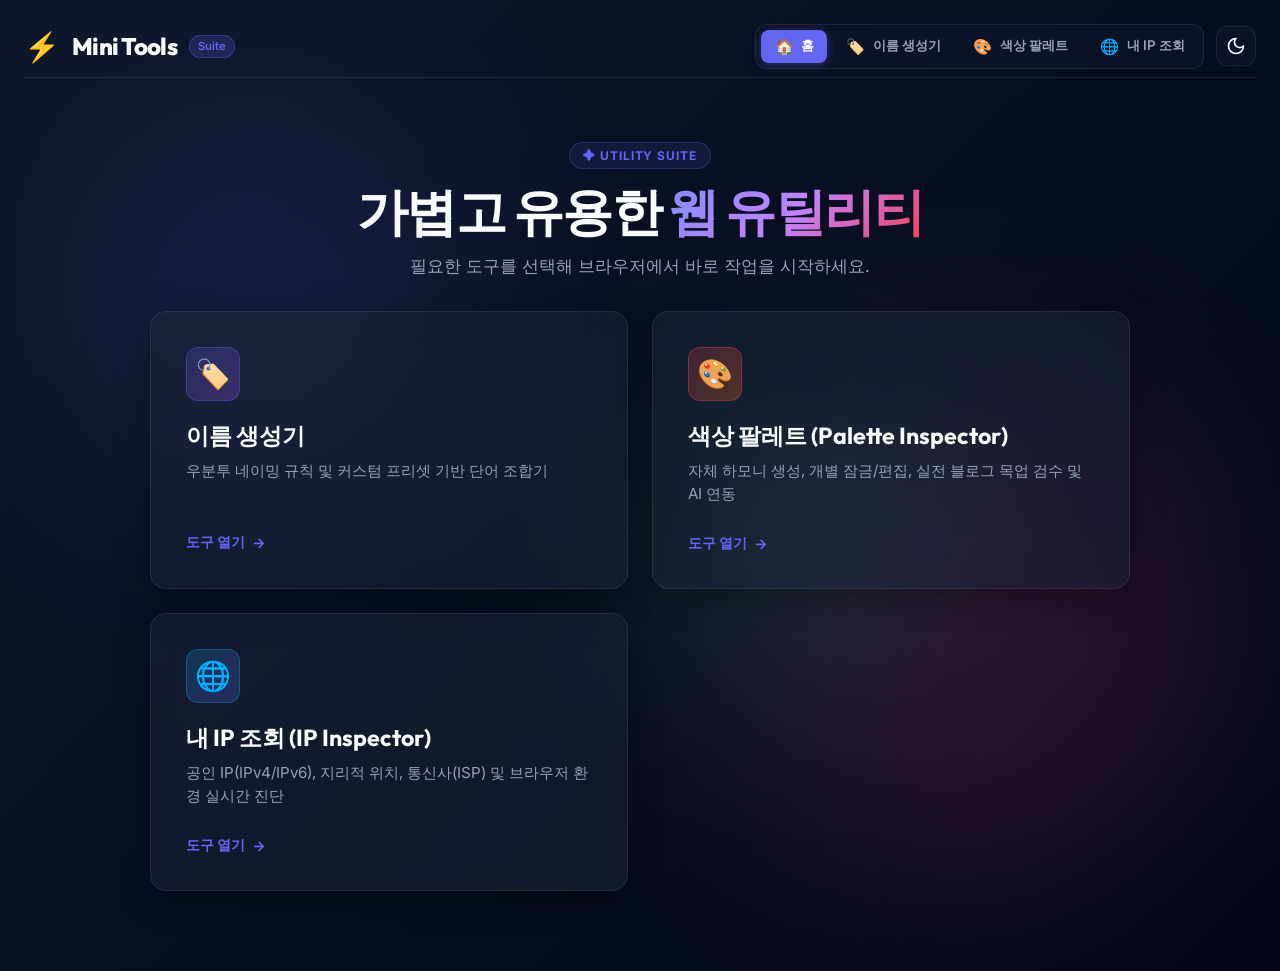
<file: index.html>
<!DOCTYPE html>
<html lang="ko">

<head>
  <meta charset="UTF-8">
  <meta name="viewport" content="width=device-width, initial-scale=1.0">
  <title>Mini Tools - 웹 유틸리티 도구 모음</title>
  <meta name="description" content="이름 생성기, AI 색상 팔레트 시각화 등 다양한 웹 생산성 도구를 한곳에서 제공하는 정적 웹 유틸리티 모음입니다.">
  <!-- Google Fonts -->
  <link rel="preconnect" href="https://fonts.googleapis.com">
  <link rel="preconnect" href="https://fonts.gstatic.com" crossorigin>
  <link
    href="https://fonts.googleapis.com/css2?family=Inter:wght@300;400;500;600;700&family=Outfit:wght@400;600;700;800&family=Fira+Code:wght@400;500&display=swap"
    rel="stylesheet">
  <!-- Stylesheets -->
  <link rel="stylesheet" href="common.css">
  <link rel="stylesheet" href="home.css">
</head>

<body class="dark-theme">
  <!-- 배경 애니메이션 데코레이션 블롭 -->
  <div class="blob blob-1"></div>
  <div class="blob blob-2"></div>
  <div class="blob blob-3"></div>

  <div class="app-layout">
    <!-- Header -->
    <header class="app-header">
      <a href="index.html" class="logo-area" id="logo-link" title="Mini Tools 홈으로 이동">
        <span class="logo-icon">⚡</span>
        <h1>Mini Tools</h1>
        <span class="badge">Suite</span>
      </a>
      <div class="header-actions">
        <nav class="main-nav" id="main-nav" aria-label="메인 네비게이션">
          <a href="index.html" class="nav-item active" id="nav-home">
            <span class="nav-icon">🏠</span>
            <span class="nav-label">홈</span>
          </a>
          <a href="name-generator.html" class="nav-item" id="nav-name-generator">
            <span class="nav-icon">🏷️</span>
            <span class="nav-label">이름 생성기</span>
          </a>
          <a href="color-palette.html" class="nav-item" id="nav-color-palette">
            <span class="nav-icon">🎨</span>
            <span class="nav-label">색상 팔레트</span>
          </a>
          <a href="ip-lookup.html" class="nav-item" id="nav-ip-lookup">
            <span class="nav-icon">🌐</span>
            <span class="nav-label">내 IP 조회</span>
          </a>
        </nav>
        <button id="theme-toggle-btn" class="icon-btn" title="테마 변경 (다크/라이트)" aria-label="테마 변경">
          <svg class="sun-icon" xmlns="http://www.w3.org/2000/svg" width="20" height="20" viewBox="0 0 24 24"
            fill="none" stroke="currentColor" stroke-width="2" stroke-linecap="round" stroke-linejoin="round">
            <circle cx="12" cy="12" r="4" />
            <path d="M12 2v2" />
            <path d="M12 20v2" />
            <path d="m4.93 4.93 1.41 1.41" />
            <path d="m17.66 17.66 1.41 1.41" />
            <path d="M2 12h2" />
            <path d="M20 12h2" />
            <path d="m6.34 17.66-1.41 1.41" />
            <path d="m19.07 4.93-1.41 1.41" />
          </svg>
          <svg class="moon-icon" xmlns="http://www.w3.org/2000/svg" width="20" height="20" viewBox="0 0 24 24"
            fill="none" stroke="currentColor" stroke-width="2" stroke-linecap="round" stroke-linejoin="round">
            <path d="M12 3a6 6 0 0 0 9 9 9 9 0 1 1-9-9Z" />
          </svg>
        </button>
      </div>
    </header>

    <!-- Main Content -->
    <main class="dashboard-view">
      <!-- Hero Section -->
      <section class="dashboard-hero">
        <div class="hero-badge">
          <span>✦ Utility Suite</span>
        </div>
        <h2 class="hero-title">가볍고 유용한 <span class="gradient-text">웹 유틸리티</span></h2>
        <p class="hero-subtitle">필요한 도구를 선택해 브라우저에서 바로 작업을 시작하세요.</p>
      </section>

      <!-- Tool Cards Grid -->
      <section class="tools-grid">
        <!-- Card 1: Name Generator -->
        <a href="name-generator.html" class="tool-card">
          <div class="tool-card-icon icon-name">🏷️</div>
          <h3 class="tool-card-title">이름 생성기</h3>
          <p class="tool-card-desc">우분투 네이밍 규칙 및 커스텀 프리셋 기반 단어 조합기</p>
          <div class="tool-card-action">
            <span>도구 열기</span>
            <span aria-hidden="true">→</span>
          </div>
        </a>

        <!-- Card 2: Color Palette -->
        <a href="color-palette.html" class="tool-card">
          <div class="tool-card-icon icon-palette">🎨</div>
          <h3 class="tool-card-title">색상 팔레트 (Palette Inspector)</h3>
          <p class="tool-card-desc">자체 하모니 생성, 개별 잠금/편집, 실전 블로그 목업 검수 및 AI 연동</p>
          <div class="tool-card-action">
            <span>도구 열기</span>
            <span aria-hidden="true">→</span>
          </div>
        </a>

        <!-- Card 3: IP Lookup -->
        <a href="ip-lookup.html" class="tool-card">
          <div class="tool-card-icon icon-ip">🌐</div>
          <h3 class="tool-card-title">내 IP 조회 (IP Inspector)</h3>
          <p class="tool-card-desc">공인 IP(IPv4/IPv6), 지리적 위치, 통신사(ISP) 및 브라우저 환경 실시간 진단</p>
          <div class="tool-card-action">
            <span>도구 열기</span>
            <span aria-hidden="true">→</span>
          </div>
        </a>
      </section>
    </main>
  </div>

  <!-- Toast Notification Container -->
  <div id="toast-container" class="toast-container"></div>

  <!-- Scripts -->
  <script src="common.js"></script>
</body>

</html>
</file>
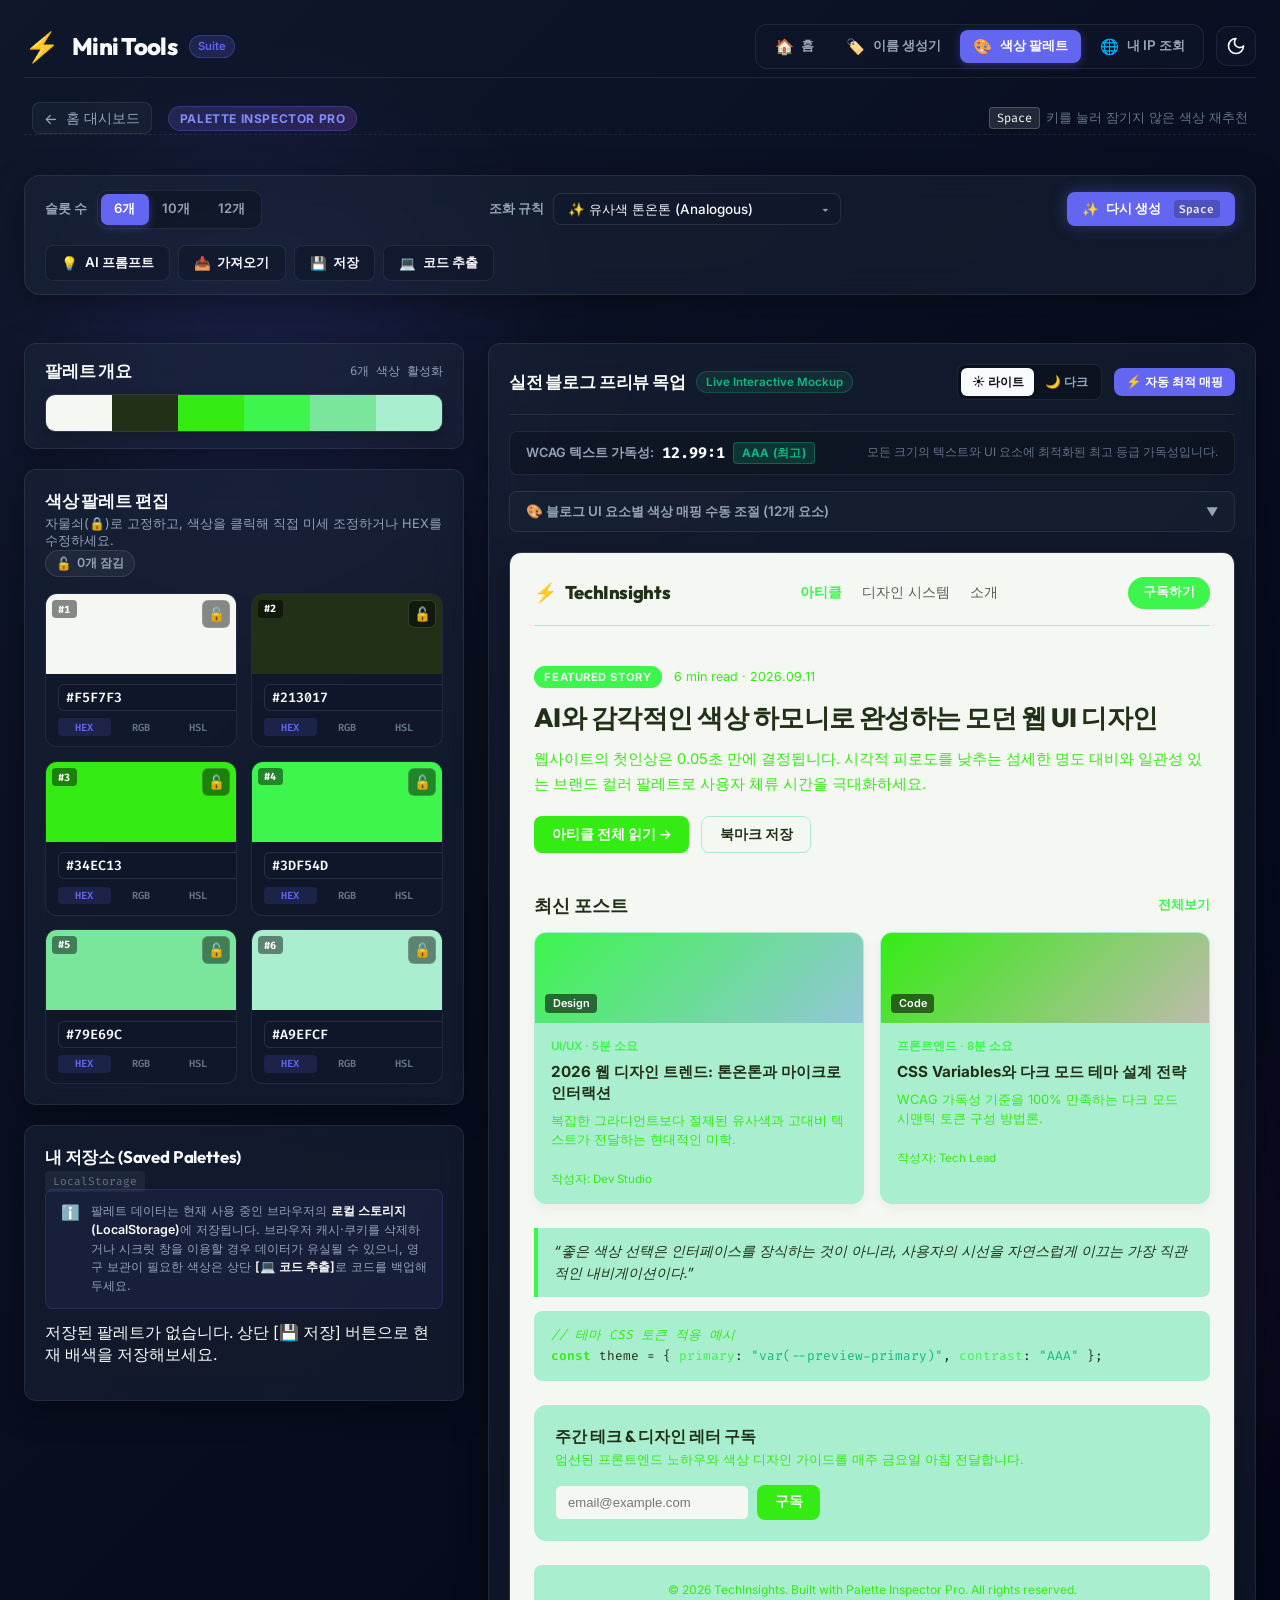
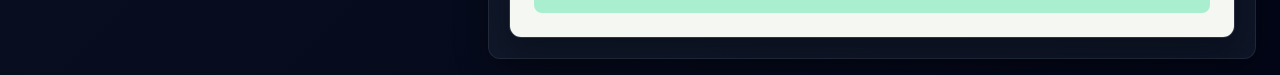
<file: color-palette.html>
<!DOCTYPE html>
<html lang="ko">

<head>
  <meta charset="UTF-8">
  <meta name="viewport" content="width=device-width, initial-scale=1.0">
  <title>색상 팔레트 (Palette Inspector) - Mini Tools</title>
  <meta name="description" content="자체 색상 하모니 생성, 개별 잠금/편집, 동적 슬롯 확장(6/10/12개), 실전 블로그 UI 목업 검수 및 외부 AI 프롬프트 연동이 가능한 프리미엄 컬러 팔레트 인스펙터입니다.">
  <!-- Google Fonts -->
  <link rel="preconnect" href="https://fonts.googleapis.com">
  <link rel="preconnect" href="https://fonts.gstatic.com" crossorigin>
  <link
    href="https://fonts.googleapis.com/css2?family=Inter:wght@300;400;500;600;700;800&family=Outfit:wght@400;600;700;800&family=Fira+Code:wght@400;500;600&display=swap"
    rel="stylesheet">
  <!-- Stylesheets -->
  <link rel="stylesheet" href="common.css">
  <link rel="stylesheet" href="color-palette.css">
</head>

<body class="dark-theme">
  <!-- 배경 애니메이션 효과용 데코레이션 블롭 -->
  <div class="blob blob-1"></div>
  <div class="blob blob-2"></div>
  <div class="blob blob-3"></div>

  <div class="app-layout">
    <!-- Header -->
    <header class="app-header">
      <a href="index.html" class="logo-area" id="logo-link" title="Mini Tools 홈으로 이동">
        <span class="logo-icon">⚡</span>
        <h1>Mini Tools</h1>
        <span class="badge">Suite</span>
      </a>
      <div class="header-actions">
        <nav class="main-nav" id="main-nav" aria-label="메인 네비게이션">
          <a href="index.html" class="nav-item" id="nav-home">
            <span class="nav-icon">🏠</span>
            <span class="nav-label">홈</span>
          </a>
          <a href="name-generator.html" class="nav-item" id="nav-name-generator">
            <span class="nav-icon">🏷️</span>
            <span class="nav-label">이름 생성기</span>
          </a>
          <a href="color-palette.html" class="nav-item active" id="nav-color-palette">
            <span class="nav-icon">🎨</span>
            <span class="nav-label">색상 팔레트</span>
          </a>
          <a href="ip-lookup.html" class="nav-item" id="nav-ip-lookup">
            <span class="nav-icon">🌐</span>
            <span class="nav-label">내 IP 조회</span>
          </a>
        </nav>
        <button id="theme-toggle-btn" class="icon-btn" title="테마 변경 (다크/라이트)" aria-label="테마 변경">
          <svg class="sun-icon" xmlns="http://www.w3.org/2000/svg" width="20" height="20" viewBox="0 0 24 24"
            fill="none" stroke="currentColor" stroke-width="2" stroke-linecap="round" stroke-linejoin="round">
            <circle cx="12" cy="12" r="4" />
            <path d="M12 2v2" />
            <path d="M12 20v2" />
            <path d="m4.93 4.93 1.41 1.41" />
            <path d="m17.66 17.66 1.41 1.41" />
            <path d="M2 12h2" />
            <path d="M20 12h2" />
            <path d="m6.34 17.66-1.41 1.41" />
            <path d="m19.07 4.93-1.41 1.41" />
          </svg>
          <svg class="moon-icon" xmlns="http://www.w3.org/2000/svg" width="20" height="20" viewBox="0 0 24 24"
            fill="none" stroke="currentColor" stroke-width="2" stroke-linecap="round" stroke-linejoin="round">
            <path d="M12 3a6 6 0 0 0 9 9 9 9 0 1 1-9-9Z" />
          </svg>
        </button>
      </div>
    </header>

    <!-- Sub Navigation & Top Control Bar -->
    <div class="view-sub-bar">
      <div class="sub-bar-left">
        <a href="index.html" class="back-link">
          <span>←</span>
          <span>홈 대시보드</span>
        </a>
        <span class="view-tag">Palette Inspector Pro</span>
      </div>
      <div class="sub-bar-right">
        <span class="keyboard-tip"><kbd>Space</kbd> 키를 눌러 잠기지 않은 색상 재추천</span>
      </div>
    </div>

    <!-- Master Control Toolbar -->
    <div class="master-toolbar glass-panel">
      <!-- 1. 슬롯 수 선택 세그먼트 -->
      <div class="control-group">
        <span class="control-label">슬롯 수</span>
        <div class="slot-segmented-control" id="slot-controls">
          <button type="button" class="segment-btn active" data-slots="6">6개</button>
          <button type="button" class="segment-btn" data-slots="10">10개</button>
          <button type="button" class="segment-btn" data-slots="12">12개</button>
        </div>
      </div>

      <!-- 2. 색상 조화 알고리즘 룰 선택 -->
      <div class="control-group">
        <span class="control-label">조화 규칙</span>
        <div class="select-wrapper">
          <select id="harmony-rule-select" class="custom-select">
            <option value="analogous" selected>✨ 유사색 톤온톤 (Analogous)</option>
            <option value="complementary">⚡ 강렬한 보색 대비 (Complementary)</option>
            <option value="pastel">🌸 파스텔 / 소프트 (Soft Pastel)</option>
            <option value="dark_modern">🌌 딥 / 다크 모던 (Deep Modern)</option>
            <option value="random">🎲 완전 랜덤 (Vibrant Random)</option>
          </select>
        </div>
      </div>

      <!-- 3. 새로 생성 버튼 -->
      <div class="control-group action-group">
        <button id="generate-palette-btn" class="action-btn primary highlight-pulse" title="단축키: 스페이스바 (Spacebar)">
          <span class="btn-icon">✨</span>
          <span>다시 생성</span>
          <span class="btn-kbd">Space</span>
        </button>
      </div>

      <!-- 4. AI & 도구 버튼 그룹 -->
      <div class="control-group tool-buttons-group">
        <button id="open-prompt-modal-btn" class="action-btn secondary" title="외부 AI에 사용할 프롬프트 템플릿 확인 및 복사">
          <span class="btn-icon">💡</span>
          <span>AI 프롬프트</span>
        </button>
        <button id="open-import-modal-btn" class="action-btn secondary" title="AI 답변 또는 텍스트에서 색상 추출하여 적용">
          <span class="btn-icon">📥</span>
          <span>가져오기</span>
        </button>
        <button id="save-palette-btn" class="action-btn secondary" title="현재 팔레트를 브라우저에 저장">
          <span class="btn-icon">💾</span>
          <span>저장</span>
        </button>
        <button id="export-code-btn" class="action-btn secondary" title="CSS 변수, Tailwind, JSON 코드로 내보내기">
          <span class="btn-icon">💻</span>
          <span>코드 추출</span>
        </button>
      </div>
    </div>

    <!-- Main Palette Inspector Layout (2 Columns) -->
    <main class="app-main" id="palette-inspector-main">
      <!-- Left Column: Palette Overview, Cards, & Storage -->
      <section class="palette-management-area">
        <!-- 팔레트 한눈에 보기 바 (Overview Strip) -->
        <div class="glass-panel palette-strip-panel">
          <div class="strip-header">
            <span class="section-title">팔레트 개요</span>
            <span class="strip-count" id="active-count-label">6개 색상 활성화</span>
          </div>
          <div class="palette-strip-bar" id="palette-strip-bar" title="클릭 시 색상 복사"></div>
        </div>

        <!-- 개별 색상 카드 그리드 (Editable & Lockable) -->
        <div class="glass-panel palette-cards-panel">
          <div class="panel-header">
            <div>
              <h2 class="section-title">색상 팔레트 편집</h2>
              <p class="section-desc">자물쇠(🔒)로 고정하고, 색상을 클릭해 직접 미세 조정하거나 HEX를 수정하세요.</p>
            </div>
            <div class="lock-summary-badge" id="lock-summary">
              <span class="lock-icon-sm">🔓</span>
              <span id="lock-count-text">0개 잠김</span>
            </div>
          </div>
          <div class="palette-grid" id="palette-grid">
            <!-- JS 동적 렌더링 -->
          </div>
        </div>

        <!-- 저장된 팔레트 라이브러리 (LocalStorage) -->
        <div class="glass-panel saved-palettes-panel">
          <div class="panel-header">
            <h2 class="section-title">내 저장소 (Saved Palettes)</h2>
            <span class="storage-tag">LocalStorage</span>
          </div>
          <div class="panel-body">
            <!-- 브라우저 저장 안내 멘트 -->
            <div class="storage-notice-box">
              <span class="notice-icon">ℹ️</span>
              <div class="notice-content">
                <p>
                  팔레트 데이터는 현재 사용 중인 브라우저의 <strong>로컬 스토리지(LocalStorage)</strong>에 저장됩니다.
                  브라우저 캐시·쿠키를 삭제하거나 시크릿 창을 이용할 경우 데이터가 유실될 수 있으니, 영구 보관이 필요한 색상은 상단 <strong>[💻 코드 추출]</strong>로 코드를 백업해두세요.
                </p>
              </div>
            </div>

            <div id="no-saved-msg" class="placeholder-msg">
              <p>저장된 팔레트가 없습니다. 상단 [💾 저장] 버튼으로 현재 배색을 저장해보세요.</p>
            </div>
            <div id="saved-palettes-list" class="saved-palettes-list"></div>
          </div>
        </div>
      </section>

      <!-- Right Column: Live Blog UI Mockup & Inspector -->
      <section class="preview-inspector-area">
        <div class="glass-panel preview-panel">
          <!-- Preview Control Toolbar -->
          <div class="preview-toolbar">
            <div class="preview-title-area">
              <h2 class="section-title">실전 블로그 프리뷰 목업</h2>
              <span class="preview-badge">Live Interactive Mockup</span>
            </div>

            <div class="preview-actions">
              <!-- 목업 라이트/다크 모드 스위치 -->
              <div class="mockup-theme-switcher" id="mockup-theme-group">
                <button type="button" class="mockup-mode-btn active" id="mockup-light-btn" data-mode="light" title="블로그 라이트 모드 프리뷰">
                  ☀️ 라이트
                </button>
                <button type="button" class="mockup-mode-btn" id="mockup-dark-btn" data-mode="dark" title="블로그 다크 모드 프리뷰">
                  🌙 다크
                </button>
              </div>

              <!-- 가독성 자동 매핑 버튼 -->
              <button id="auto-map-btn" class="action-btn sm primary" title="현재 팔레트의 명도를 분석하여 최적의 가독성으로 자동 배색합니다">
                <span>⚡ 자동 최적 매핑</span>
              </button>
            </div>
          </div>

          <!-- WCAG 명도 대비율 상태 바 -->
          <div class="contrast-bar-wrapper">
            <div class="contrast-badge-pill" id="contrast-badge-pill">
              <span class="contrast-title">WCAG 텍스트 가독성:</span>
              <strong class="contrast-ratio" id="contrast-ratio-val">--</strong>
              <span class="wcag-status-badge" id="contrast-status-badge">계산 중</span>
            </div>
            <div class="contrast-info-text">
              <span id="contrast-guide-text">본문 텍스트와 배경 사이의 명도 대비 비율입니다. (AA 기준: 4.5:1 이상 권장)</span>
            </div>
          </div>

          <!-- UI 매핑 컨트롤러 드롭다운 그리드 (12개 수동 조절 옵션) -->
          <details class="mapping-accordion" id="mapping-accordion">
            <summary class="mapping-accordion-header">
              <span>🎨 블로그 UI 요소별 색상 매핑 수동 조절 (12개 요소)</span>
              <span class="accordion-arrow">▼</span>
            </summary>
            <div class="mapping-grid">
              <div class="map-field">
                <label for="map-bg">1. 전체 배경 (Canvas BG)</label>
                <select id="map-bg" class="map-select"></select>
              </div>
              <div class="map-field">
                <label for="map-text">2. 본문 기본 글자 (Text)</label>
                <select id="map-text" class="map-select"></select>
              </div>
              <div class="map-field">
                <label for="map-primary">3. 메인 브랜드 (Primary)</label>
                <select id="map-primary" class="map-select"></select>
              </div>
              <div class="map-field">
                <label for="map-accent">4. 포인트 버튼 (Accent CTA)</label>
                <select id="map-accent" class="map-select"></select>
              </div>
              <div class="map-field">
                <label for="map-card">5. 카드 배경 (Card BG)</label>
                <select id="map-card" class="map-select"></select>
              </div>
              <div class="map-field">
                <label for="map-card-text">6. 카드 글자 (Card Text)</label>
                <select id="map-card-text" class="map-select"></select>
              </div>
              <div class="map-field">
                <label for="map-muted-text">7. 보조/메타 글자 (Muted Text)</label>
                <select id="map-muted-text" class="map-select"></select>
              </div>
              <div class="map-field">
                <label for="map-border">8. 테두리/구분선 (Border)</label>
                <select id="map-border" class="map-select"></select>
              </div>
              <div class="map-field">
                <label for="map-tag">9. 태그/뱃지 배경 (Tag BG)</label>
                <select id="map-tag" class="map-select"></select>
              </div>
              <div class="map-field">
                <label for="map-tag-text">10. 태그/뱃지 글자 (Tag Text)</label>
                <select id="map-tag-text" class="map-select"></select>
              </div>
              <div class="map-field">
                <label for="map-code-bg">11. 인용구/코드 배경 (Code BG)</label>
                <select id="map-code-bg" class="map-select"></select>
              </div>
              <div class="map-field">
                <label for="map-footer-bg">12. 푸터/서피스 (Footer BG)</label>
                <select id="map-footer-bg" class="map-select"></select>
              </div>
            </div>
          </details>

          <!-- Real Blog Live Canvas Container -->
          <div class="blog-preview-viewport">
            <div id="blog-preview-canvas" class="blog-canvas light-mode">
              <!-- 1. 블로그 상단 네비게이션 -->
              <nav class="blog-nav">
                <div class="blog-brand">
                  <span class="blog-logo-mark">⚡</span>
                  <span class="blog-logo-text">TechInsights</span>
                </div>
                <div class="blog-nav-links">
                  <span class="nav-link active">아티클</span>
                  <span class="nav-link">디자인 시스템</span>
                  <span class="nav-link">소개</span>
                </div>
                <button class="blog-cta-btn" type="button">구독하기</button>
              </nav>

              <!-- 2. 블로그 히어로 메인 아티클 -->
              <header class="blog-hero">
                <div class="blog-hero-meta">
                  <span class="blog-tag-chip">FEATURED STORY</span>
                  <span class="blog-read-time">6 min read · 2026.09.11</span>
                </div>
                <h1 class="blog-hero-headline">AI와 감각적인 색상 하모니로 완성하는 모던 웹 UI 디자인</h1>
                <p class="blog-hero-desc">
                  웹사이트의 첫인상은 0.05초 만에 결정됩니다. 시각적 피로도를 낮추는 섬세한 명도 대비와 일관성 있는 브랜드 컬러 팔레트로 사용자 체류 시간을 극대화하세요.
                </p>
                <div class="blog-hero-actions">
                  <button class="blog-btn-primary" type="button">아티클 전체 읽기 →</button>
                  <button class="blog-btn-secondary" type="button">북마크 저장</button>
                </div>
              </header>

              <!-- 3. 실전 포스트 카드 그리드 (2열) -->
              <section class="blog-grid-section">
                <div class="section-subhead">
                  <h3>최신 포스트</h3>
                  <span class="view-all-link">전체보기</span>
                </div>
                <div class="blog-posts-row">
                  <!-- 카드 1 -->
                  <article class="blog-card">
                    <div class="card-thumb thumb-pattern-1">
                      <span class="thumb-badge">Design</span>
                    </div>
                    <div class="card-body">
                      <span class="card-meta">UI/UX · 5분 소요</span>
                      <h4 class="card-title">2026 웹 디자인 트렌드: 톤온톤과 마이크로 인터랙션</h4>
                      <p class="card-excerpt">복잡한 그라디언트보다 절제된 유사색과 고대비 텍스트가 전달하는 현대적인 미학.</p>
                      <div class="card-footer">
                        <span class="card-author">작성자: Dev Studio</span>
                      </div>
                    </div>
                  </article>

                  <!-- 카드 2 -->
                  <article class="blog-card">
                    <div class="card-thumb thumb-pattern-2">
                      <span class="thumb-badge">Code</span>
                    </div>
                    <div class="card-body">
                      <span class="card-meta">프론트엔드 · 8분 소요</span>
                      <h4 class="card-title">CSS Variables와 다크 모드 테마 설계 전략</h4>
                      <p class="card-excerpt">WCAG 가독성 기준을 100% 만족하는 다크 모드 시맨틱 토큰 구성 방법론.</p>
                      <div class="card-footer">
                        <span class="card-author">작성자: Tech Lead</span>
                      </div>
                    </div>
                  </article>
                </div>
              </section>

              <!-- 4. 본문 요소 샘플 (인용구 & 코드 블록) -->
              <section class="blog-quote-code-section">
                <blockquote class="blog-quote">
                  “좋은 색상 선택은 인터페이스를 장식하는 것이 아니라, 사용자의 시선을 자연스럽게 이끄는 가장 직관적인 내비게이션이다.”
                </blockquote>
                <div class="blog-code-snippet">
                  <span class="code-comment">// 테마 CSS 토큰 적용 예시</span><br>
                  <span class="code-keyword">const</span> <span class="code-var">theme</span> = {
                  <span class="code-prop">primary</span>: <span class="code-string">"var(--preview-primary)"</span>,
                  <span class="code-prop">contrast</span>: <span class="code-string">"AAA"</span>
                  };
                </div>
              </section>

              <!-- 5. 뉴스레터 구독 섹션 -->
              <section class="blog-newsletter-card">
                <div class="newsletter-content">
                  <h4>주간 테크 & 디자인 레터 구독</h4>
                  <p>엄선된 프론트엔드 노하우와 색상 디자인 가이드를 매주 금요일 아침 전달합니다.</p>
                </div>
                <div class="newsletter-input-group">
                  <input type="email" class="newsletter-input" placeholder="email@example.com" readonly>
                  <button class="blog-btn-primary" type="button">구독</button>
                </div>
              </section>

              <!-- 6. 블로그 푸터 -->
              <footer class="blog-footer">
                <p>© 2026 TechInsights. Built with Palette Inspector Pro. All rights reserved.</p>
              </footer>
            </div>
          </div>
        </div>
      </section>
    </main>
  </div>

  <!-- MODAL 1: AI 프롬프트 템플릿 모달 -->
  <div id="prompt-modal" class="modal-overlay" style="display: none;">
    <div class="modal-content glass">
      <div class="modal-header">
        <div class="modal-title-wrap">
          <span class="modal-icon">💡</span>
          <h3>외부 AI 추천 프롬프트 템플릿</h3>
        </div>
        <button id="close-prompt-modal-btn" class="icon-btn close-modal-btn" aria-label="닫기">&times;</button>
      </div>
      <div class="modal-body">
        <p class="modal-guide">
          ChatGPT, Claude 등 외부 AI에 그대로 붙여넣을 수 있는 맞춤형 프롬프트입니다. 현재 선택된 <strong>[<span id="prompt-slot-count-badge">6</span>개 슬롯]</strong>에 맞춰 자동으로 생성되었습니다.
        </p>

        <div class="prompt-preset-list">
          <!-- 프롬프트 1 -->
          <div class="prompt-preset-card">
            <div class="preset-header">
              <span class="preset-tag tag-blue">모던 미니멀</span>
              <h4>1. 모던 미니멀 개발 블로그 테마</h4>
            </div>
            <p class="preset-text" id="preset-prompt-1"></p>
            <button class="action-btn sm primary copy-preset-btn" data-target="preset-prompt-1">
              <span>📋 프롬프트 복사</span>
            </button>
          </div>

          <!-- 프롬프트 2 -->
          <div class="prompt-preset-card">
            <div class="preset-header">
              <span class="preset-tag tag-warm">감성 라이프</span>
              <h4>2. 따뜻하고 감성적인 브런치/라이프스타일 블로그</h4>
            </div>
            <p class="preset-text" id="preset-prompt-2"></p>
            <button class="action-btn sm primary copy-preset-btn" data-target="preset-prompt-2">
              <span>📋 프롬프트 복사</span>
            </button>
          </div>

          <!-- 프롬프트 3 -->
          <div class="prompt-preset-card">
            <div class="preset-header">
              <span class="preset-tag tag-purple">사이버펑크 다크</span>
              <h4>3. 다크 모드 최적화 네온 IT 테크 블로그</h4>
            </div>
            <p class="preset-text" id="preset-prompt-3"></p>
            <button class="action-btn sm primary copy-preset-btn" data-target="preset-prompt-3">
              <span>📋 프롬프트 복사</span>
            </button>
          </div>
        </div>
      </div>
      <div class="modal-footer">
        <span class="footer-tip">💡 AI 답변을 복사한 뒤 상단의 <strong>[📥 가져오기]</strong> 버튼을 누르면 즉시 팔레트에 채워집니다.</span>
        <button id="close-prompt-modal-btn-2" class="action-btn secondary">닫기</button>
      </div>
    </div>
  </div>

  <!-- MODAL 2: AI 텍스트 가져오기 (Import) 모달 -->
  <div id="import-modal" class="modal-overlay" style="display: none;">
    <div class="modal-content glass">
      <div class="modal-header">
        <div class="modal-title-wrap">
          <span class="modal-icon">📥</span>
          <h3>AI 텍스트에서 색상 가져오기 (Import)</h3>
        </div>
        <button id="close-import-modal-btn" class="icon-btn close-modal-btn" aria-label="닫기">&times;</button>
      </div>
      <div class="modal-body">
        <p class="modal-guide">
          ChatGPT나 Claude가 작성한 답변 텍스트 전체를 붙여넣으세요. 정규식으로 HEX/RGB 색상 코드를 자동 추출하여 현재 팔레트에 채워 넣습니다.
        </p>
        <div class="textarea-wrapper">
          <textarea id="import-text-input" placeholder="AI 답변 전체를 여기에 붙여넣으세요...
예:
- 메인 배경: #0F172A
- 포인트 버튼: #6366F1
- 본문 텍스트: #F8FAFC
- 카드 배경: #1E293B
- 서브 포인트: #EC4899"></textarea>
        </div>

        <div class="import-preview-box">
          <div class="import-stats">
            <span id="import-detected-count">감지된 색상: 0개</span>
            <div class="import-options">
              <label class="checkbox-label">
                <input type="checkbox" id="import-keep-locked-chk" checked>
                <span>현재 잠긴(🔒) 색상 유지</span>
              </label>
            </div>
          </div>
          <div class="import-color-strip" id="import-preview-strip"></div>
        </div>
      </div>
      <div class="modal-footer">
        <button id="import-load-sample-btn" class="action-btn secondary">샘플 텍스트 로드</button>
        <div class="footer-actions-right">
          <button id="cancel-import-btn" class="action-btn secondary">취소</button>
          <button id="apply-import-btn" class="action-btn primary" disabled>팔레트에 적용하기</button>
        </div>
      </div>
    </div>
  </div>

  <!-- MODAL 3: 코드 내보내기 (Export) 모달 -->
  <div id="export-modal" class="modal-overlay" style="display: none;">
    <div class="modal-content glass">
      <div class="modal-header">
        <div class="modal-title-wrap">
          <span class="modal-icon">💻</span>
          <h3>코드 내보내기 (Export)</h3>
        </div>
        <button id="close-modal-btn" class="icon-btn close-modal-btn" aria-label="닫기">&times;</button>
      </div>
      <div class="modal-body">
        <div class="tabs">
          <button class="tab-btn active" data-tab="css-vars">CSS Variables</button>
          <button class="tab-btn" data-tab="tailwind">Tailwind Config</button>
          <button class="tab-btn" data-tab="json">JSON Schema</button>
        </div>
        <div class="tab-panes">
          <div class="tab-pane active" id="pane-css-vars">
            <pre><code id="code-css-vars"></code></pre>
          </div>
          <div class="tab-pane" id="pane-tailwind">
            <pre><code id="code-tailwind"></code></pre>
          </div>
          <div class="tab-pane" id="pane-json">
            <pre><code id="code-json"></code></pre>
          </div>
        </div>
      </div>
      <div class="modal-footer">
        <button id="copy-code-btn" class="action-btn primary">
          <span>📋 코드 복사</span>
        </button>
      </div>
    </div>
  </div>

  <!-- Toast Notification Container -->
  <div id="toast-container" class="toast-container"></div>

  <!-- Scripts -->
  <script src="common.js"></script>
  <script src="color-palette.js"></script>
</body>

</html>
</file>
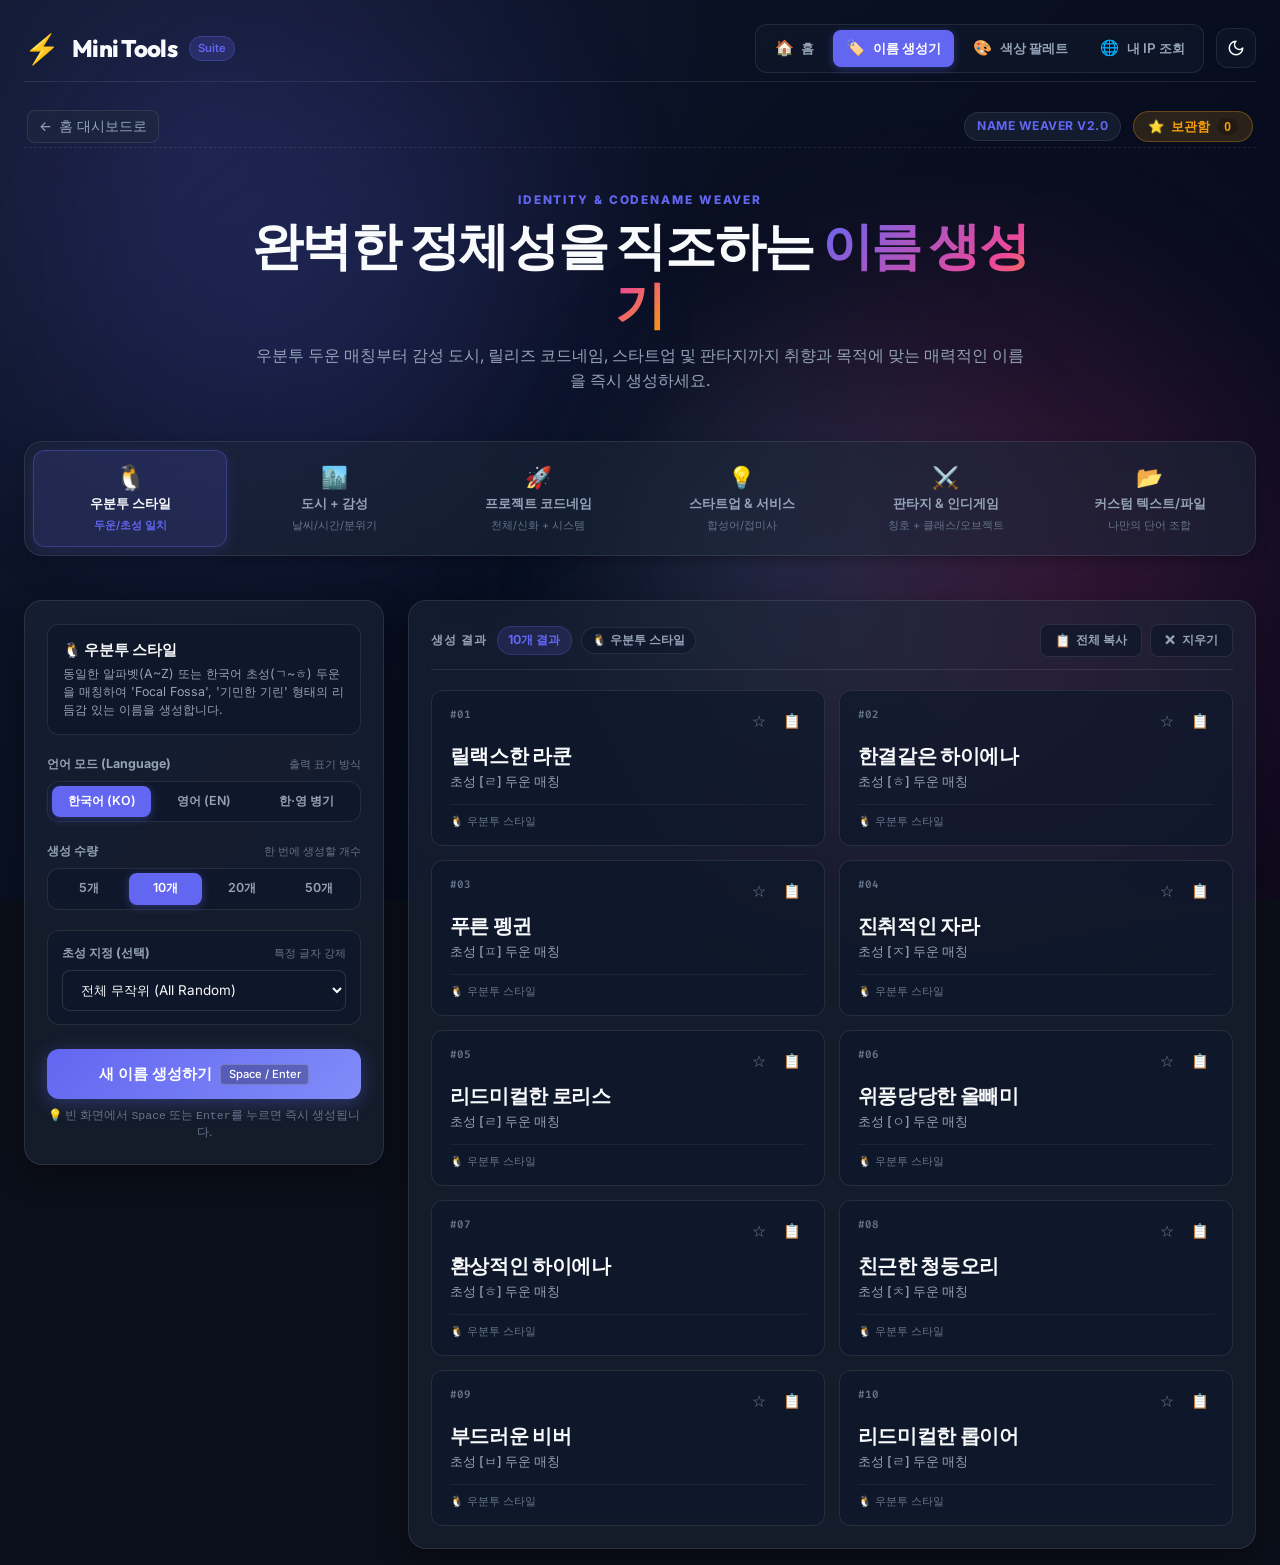
<file: name-generator.html>
<!DOCTYPE html>
<html lang="ko">

<head>
  <meta charset="UTF-8">
  <meta name="viewport" content="width=device-width, initial-scale=1.0">
  <title>이름 생성기 (Name Weaver) - Mini Tools</title>
  <meta name="description" content="우분투 두운 매칭, 감성 도시 네이밍, 코드네임, 스타트업 및 판타지 프리셋을 지원하는 고품질 단어 조합 이름 생성기">
  <!-- Google Fonts -->
  <link rel="preconnect" href="https://fonts.googleapis.com">
  <link rel="preconnect" href="https://fonts.gstatic.com" crossorigin>
  <link
    href="https://fonts.googleapis.com/css2?family=Inter:wght@300;400;500;600;700&family=Outfit:wght@400;600;700;800&family=Fira+Code:wght@400;500&display=swap"
    rel="stylesheet">
  <!-- Optional Mini Tools Common CSS (Standalone fallback included) -->
  <link rel="stylesheet" href="common.css">

  <style>
    /* ==========================================================================
       CSS Variables & Base Theme Setup (Self-Contained & Mini Tools Compatible)
       ========================================================================== */
    :root {
      --bg-color: #0b0f19;
      --bg-gradient-1: #0f172a;
      --bg-gradient-2: #020617;
      --panel-bg: rgba(30, 41, 59, 0.55);
      --panel-border: rgba(255, 255, 255, 0.09);
      --panel-hover: rgba(51, 65, 85, 0.4);
      --text-primary: #f8fafc;
      --text-secondary: #94a3b8;
      --text-muted: #64748b;
      --accent-color: #6366f1;
      --accent-hover: #4f46e5;
      --accent-light: rgba(99, 102, 241, 0.15);
      --accent-glow: rgba(99, 102, 241, 0.35);
      --success-color: #10b981;
      --success-light: rgba(16, 185, 129, 0.15);
      --gold-color: #f59e0b;
      --gold-light: rgba(245, 158, 11, 0.15);
      --card-bg-internal: rgba(15, 23, 42, 0.65);
      --input-bg: rgba(15, 23, 42, 0.7);
      --input-border: rgba(255, 255, 255, 0.12);
      --shadow-sm: 0 4px 12px rgba(0, 0, 0, 0.25);
      --shadow-md: 0 10px 30px rgba(0, 0, 0, 0.35);
      --shadow-lg: 0 20px 45px rgba(0, 0, 0, 0.45);
      --radius-sm: 8px;
      --radius-md: 12px;
      --radius-lg: 18px;
      --radius-full: 9999px;
      --font-sans: 'Inter', -apple-system, BlinkMacSystemFont, "Segoe UI", Roboto, sans-serif;
      --font-title: 'Outfit', var(--font-sans);
      --font-mono: 'Fira Code', monospace;
    }

    body.light-theme {
      --bg-color: #f8fafc;
      --bg-gradient-1: #f1f5f9;
      --bg-gradient-2: #e2e8f0;
      --panel-bg: rgba(255, 255, 255, 0.82);
      --panel-border: rgba(0, 0, 0, 0.08);
      --panel-hover: rgba(241, 245, 249, 0.85);
      --text-primary: #0f172a;
      --text-secondary: #475569;
      --text-muted: #94a3b8;
      --accent-color: #4f46e5;
      --accent-hover: #4338ca;
      --accent-light: rgba(79, 70, 229, 0.1);
      --accent-glow: rgba(79, 70, 229, 0.25);
      --success-color: #059669;
      --success-light: rgba(5, 150, 105, 0.1);
      --gold-color: #d97706;
      --gold-light: rgba(217, 119, 6, 0.12);
      --card-bg-internal: rgba(255, 255, 255, 0.9);
      --input-bg: rgba(255, 255, 255, 0.95);
      --input-border: rgba(0, 0, 0, 0.12);
      --shadow-sm: 0 4px 12px rgba(31, 38, 135, 0.06);
      --shadow-md: 0 10px 25px rgba(31, 38, 135, 0.09);
      --shadow-lg: 0 20px 40px rgba(31, 38, 135, 0.12);
    }

    /* Reset & Base */
    *,
    *::before,
    *::after {
      margin: 0;
      padding: 0;
      box-sizing: border-box;
    }

    body {
      font-family: var(--font-sans);
      background-color: var(--bg-color);
      background-image: radial-gradient(circle at 15% 15%, rgba(99, 102, 241, 0.12) 0%, transparent 40%),
        radial-gradient(circle at 85% 80%, rgba(236, 72, 153, 0.1) 0%, transparent 45%),
        linear-gradient(135deg, var(--bg-gradient-1) 0%, var(--bg-gradient-2) 100%);
      background-attachment: fixed;
      color: var(--text-primary);
      min-height: 100vh;
      overflow-x: hidden;
      position: relative;
      transition: background-color 0.3s ease, color 0.3s ease;
      line-height: 1.5;
    }

    /* Animated background glow blobs */
    .blob {
      position: fixed;
      border-radius: 50%;
      filter: blur(110px);
      opacity: 0.14;
      z-index: -1;
      pointer-events: none;
      animation: floatSlow 24s infinite alternate ease-in-out;
    }

    .blob-1 {
      top: 5%;
      left: 5%;
      width: 450px;
      height: 450px;
      background-color: #6366f1;
    }

    .blob-2 {
      bottom: 8%;
      right: 6%;
      width: 520px;
      height: 520px;
      background-color: #ec4899;
      animation-delay: -7s;
    }

    .blob-3 {
      top: 45%;
      left: 48%;
      width: 340px;
      height: 340px;
      background-color: #06b6d4;
      animation-delay: -14s;
    }

    @keyframes floatSlow {
      0% {
        transform: translate(0, 0) scale(1);
      }

      50% {
        transform: translate(45px, -35px) scale(1.08);
      }

      100% {
        transform: translate(-30px, 30px) scale(0.94);
      }
    }

    /* Layout & Header styles are unified globally via common.css */

    /* Sub Navigation Bar */
    .view-sub-bar {
      display: flex;
      justify-content: space-between;
      align-items: center;
      padding: 0.25rem 0.2rem;
    }

    .back-link {
      display: inline-flex;
      align-items: center;
      gap: 0.4rem;
      color: var(--text-secondary);
      text-decoration: none;
      font-size: 0.85rem;
      font-weight: 500;
      transition: color 0.2s ease;
    }

    .back-link:hover {
      color: var(--accent-color);
    }

    .sub-bar-actions {
      display: flex;
      align-items: center;
      gap: 0.75rem;
    }

    .view-tag {
      background: var(--panel-bg);
      border: 1px solid var(--panel-border);
      color: var(--accent-color);
      font-size: 0.76rem;
      font-weight: 700;
      padding: 0.25rem 0.75rem;
      border-radius: var(--radius-full);
      letter-spacing: 0.04em;
    }

    .fav-drawer-trigger {
      display: inline-flex;
      align-items: center;
      gap: 0.45rem;
      background: var(--gold-light);
      border: 1px solid rgba(245, 158, 11, 0.3);
      color: var(--gold-color);
      padding: 0.35rem 0.85rem;
      border-radius: var(--radius-full);
      font-size: 0.82rem;
      font-weight: 700;
      cursor: pointer;
      transition: all 0.2s ease;
    }

    .fav-drawer-trigger:hover {
      background: var(--gold-color);
      color: #fff;
      transform: translateY(-1px);
      box-shadow: 0 4px 12px rgba(245, 158, 11, 0.3);
    }

    .fav-badge-count {
      background: rgba(0, 0, 0, 0.2);
      padding: 0.1rem 0.45rem;
      border-radius: 999px;
      font-size: 0.75rem;
    }

    /* Hero Intro */
    .hero-intro {
      text-align: center;
      margin: 0.75rem auto 1.5rem;
      max-width: 780px;
    }

    .eyebrow {
      color: var(--accent-color);
      font-size: 0.74rem;
      font-weight: 800;
      letter-spacing: 0.16em;
      text-transform: uppercase;
      margin-bottom: 0.35rem;
    }

    .hero-intro h2 {
      font-family: var(--font-title);
      font-size: clamp(2rem, 4.5vw, 3.2rem);
      font-weight: 800;
      letter-spacing: -0.025em;
      line-height: 1.15;
      margin-bottom: 0.6rem;
    }

    .gradient-text {
      background: linear-gradient(135deg, #6366f1 0%, #ec4899 70%, #f59e0b 100%);
      -webkit-background-clip: text;
      background-clip: text;
      -webkit-text-fill-color: transparent;
    }

    .hero-desc {
      color: var(--text-secondary);
      font-size: 1rem;
      line-height: 1.55;
    }

    /* Preset Tabs Container */
    .preset-nav-wrapper {
      position: relative;
      margin-bottom: 1.25rem;
    }

    .preset-tabs {
      display: grid;
      grid-template-columns: repeat(6, 1fr);
      gap: 0.6rem;
      background: var(--panel-bg);
      backdrop-filter: blur(16px);
      border: 1px solid var(--panel-border);
      border-radius: var(--radius-lg);
      padding: 0.5rem;
      box-shadow: var(--shadow-sm);
    }

    .preset-tab {
      display: flex;
      flex-direction: column;
      align-items: center;
      justify-content: center;
      gap: 0.3rem;
      padding: 0.85rem 0.5rem;
      background: transparent;
      border: 1px solid transparent;
      border-radius: var(--radius-md);
      color: var(--text-secondary);
      font-family: var(--font-sans);
      font-size: 0.82rem;
      font-weight: 600;
      cursor: pointer;
      transition: all 0.22s cubic-bezier(0.16, 1, 0.3, 1);
      text-align: center;
    }

    .preset-tab .tab-icon {
      font-size: 1.35rem;
      transition: transform 0.22s ease;
    }

    .preset-tab .tab-sub {
      font-size: 0.68rem;
      font-weight: 400;
      color: var(--text-muted);
    }

    .preset-tab:hover {
      background: var(--panel-hover);
      color: var(--text-primary);
      transform: translateY(-1px);
    }

    .preset-tab:hover .tab-icon {
      transform: scale(1.12);
    }

    .preset-tab.active {
      background: var(--accent-light);
      border-color: rgba(99, 102, 241, 0.35);
      color: var(--text-primary);
      box-shadow: 0 4px 15px rgba(99, 102, 241, 0.15);
    }

    .preset-tab.active .tab-icon {
      transform: scale(1.15);
    }

    .preset-tab.active .tab-sub {
      color: var(--accent-color);
      font-weight: 600;
    }

    /* Main Workspace Layout */
    .workspace-grid {
      display: grid;
      grid-template-columns: 360px 1fr;
      gap: 1.5rem;
      align-items: start;
    }

    /* Glass Panels */
    .glass-card {
      background: var(--panel-bg);
      backdrop-filter: blur(18px);
      -webkit-backdrop-filter: blur(18px);
      border: 1px solid var(--panel-border);
      border-radius: var(--radius-lg);
      box-shadow: var(--shadow-md);
      padding: 1.4rem;
      transition: border-color 0.25s ease, box-shadow 0.25s ease;
    }

    /* Controls Panel */
    .controls-card {
      display: flex;
      flex-direction: column;
      gap: 1.25rem;
      position: sticky;
      top: 1rem;
    }

    .card-section-title {
      font-size: 0.78rem;
      font-weight: 700;
      color: var(--text-secondary);
      text-transform: uppercase;
      letter-spacing: 0.08em;
      display: flex;
      align-items: center;
      gap: 0.4rem;
    }

    /* Preset Info Box */
    .preset-info-box {
      background: var(--card-bg-internal);
      border: 1px solid var(--panel-border);
      border-radius: var(--radius-md);
      padding: 0.9rem;
    }

    .preset-info-box h4 {
      font-size: 0.92rem;
      font-weight: 700;
      color: var(--text-primary);
      display: flex;
      align-items: center;
      gap: 0.4rem;
      margin-bottom: 0.25rem;
    }

    .preset-info-box p {
      font-size: 0.78rem;
      color: var(--text-secondary);
      line-height: 1.45;
    }

    /* Form Elements & Option Groups */
    .control-group {
      display: flex;
      flex-direction: column;
      gap: 0.45rem;
    }

    .control-label {
      font-size: 0.78rem;
      font-weight: 700;
      color: var(--text-secondary);
      display: flex;
      justify-content: space-between;
      align-items: center;
    }

    .label-hint {
      font-size: 0.7rem;
      font-weight: 400;
      color: var(--text-muted);
    }

    /* Segmented Button Groups */
    .segmented-control {
      display: grid;
      background: var(--card-bg-internal);
      border: 1px solid var(--panel-border);
      border-radius: var(--radius-md);
      padding: 0.25rem;
      gap: 0.25rem;
    }

    .segmented-control.cols-3 {
      grid-template-columns: repeat(3, 1fr);
    }

    .segmented-control.cols-4 {
      grid-template-columns: repeat(4, 1fr);
    }

    .seg-btn {
      background: transparent;
      border: none;
      color: var(--text-secondary);
      padding: 0.45rem 0.35rem;
      font-size: 0.78rem;
      font-weight: 600;
      font-family: var(--font-sans);
      border-radius: var(--radius-sm);
      cursor: pointer;
      transition: all 0.2s ease;
      display: flex;
      align-items: center;
      justify-content: center;
      gap: 0.25rem;
    }

    .seg-btn:hover {
      color: var(--text-primary);
    }

    .seg-btn.active {
      background: var(--accent-color);
      color: #fff;
      box-shadow: 0 2px 8px var(--accent-glow);
    }

    /* Custom Inputs & Selects */
    .custom-select,
    .custom-input,
    .custom-textarea {
      width: 100%;
      background: var(--input-bg);
      border: 1px solid var(--input-border);
      border-radius: var(--radius-sm);
      color: var(--text-primary);
      padding: 0.65rem 0.85rem;
      font-size: 0.84rem;
      font-family: inherit;
      outline: none;
      transition: border-color 0.2s, box-shadow 0.2s;
    }

    .custom-select:focus,
    .custom-input:focus,
    .custom-textarea:focus {
      border-color: var(--accent-color);
      box-shadow: 0 0 0 3px var(--accent-light);
    }

    /* Mode Specific Controls Container */
    .mode-options-container {
      background: var(--card-bg-internal);
      border: 1px solid var(--panel-border);
      border-radius: var(--radius-md);
      padding: 0.85rem;
      display: flex;
      flex-direction: column;
      gap: 0.75rem;
    }

    /* Custom Words Mode Upload & Textareas */
    .custom-mode-layout {
      display: flex;
      flex-direction: column;
      gap: 0.75rem;
    }

    .custom-dropzone {
      border: 2px dashed var(--panel-border);
      border-radius: var(--radius-md);
      padding: 0.75rem;
      text-align: center;
      cursor: pointer;
      transition: all 0.2s ease;
      background: rgba(15, 23, 42, 0.3);
      position: relative;
    }

    .custom-dropzone:hover,
    .custom-dropzone.drag-over {
      border-color: var(--accent-color);
      background: var(--accent-light);
    }

    .custom-dropzone input[type="file"] {
      position: absolute;
      inset: 0;
      opacity: 0;
      cursor: pointer;
      width: 100%;
      height: 100%;
    }

    .dropzone-title {
      font-size: 0.78rem;
      font-weight: 700;
      color: var(--text-primary);
      display: block;
      margin-bottom: 0.2rem;
    }

    .dropzone-desc {
      font-size: 0.68rem;
      color: var(--text-muted);
      display: block;
    }

    .custom-textarea-grid {
      display: grid;
      grid-template-columns: 1fr 1fr;
      gap: 0.6rem;
    }

    .custom-textarea-col {
      display: flex;
      flex-direction: column;
      gap: 0.3rem;
    }

    .custom-textarea-col label {
      font-size: 0.72rem;
      font-weight: 600;
      color: var(--text-secondary);
      display: flex;
      justify-content: space-between;
    }

    .custom-textarea {
      height: 90px;
      resize: vertical;
      font-family: var(--font-mono);
      font-size: 0.76rem;
      line-height: 1.4;
      white-space: pre;
    }

    .sample-fill-btn {
      background: transparent;
      border: 1px solid var(--panel-border);
      color: var(--text-secondary);
      padding: 0.35rem 0.65rem;
      font-size: 0.72rem;
      font-weight: 600;
      border-radius: var(--radius-sm);
      cursor: pointer;
      transition: all 0.2s ease;
      text-align: center;
    }

    .sample-fill-btn:hover {
      border-color: var(--accent-color);
      color: var(--accent-color);
      background: var(--accent-light);
    }

    /* Main Action Button */
    .action-btn-group {
      display: flex;
      flex-direction: column;
      gap: 0.5rem;
      margin-top: 0.25rem;
    }

    .btn-generate {
      border: none;
      background: linear-gradient(135deg, var(--accent-color) 0%, #818cf8 100%);
      color: #fff;
      padding: 0.9rem 1.2rem;
      font-family: var(--font-sans);
      font-size: 0.95rem;
      font-weight: 700;
      border-radius: var(--radius-md);
      cursor: pointer;
      display: flex;
      align-items: center;
      justify-content: center;
      gap: 0.5rem;
      box-shadow: 0 4px 18px var(--accent-glow);
      transition: transform 0.2s cubic-bezier(0.16, 1, 0.3, 1), box-shadow 0.2s, filter 0.2s;
      position: relative;
      overflow: hidden;
    }

    .btn-generate:hover {
      transform: translateY(-2px);
      box-shadow: 0 8px 25px rgba(99, 102, 241, 0.45);
      filter: brightness(1.06);
    }

    .btn-generate:active {
      transform: translateY(0);
    }

    .kbd-shortcut {
      background: rgba(0, 0, 0, 0.25);
      font-size: 0.7rem;
      font-weight: 500;
      padding: 0.15rem 0.45rem;
      border-radius: 4px;
      border: 1px solid rgba(255, 255, 255, 0.2);
    }

    .shortcut-hint {
      text-align: center;
      font-size: 0.72rem;
      color: var(--text-muted);
      display: flex;
      align-items: center;
      justify-content: center;
      gap: 0.3rem;
    }

    /* Results Showcase Area */
    .results-card {
      display: flex;
      flex-direction: column;
      gap: 1.25rem;
      min-height: 520px;
    }

    .results-header {
      display: flex;
      justify-content: space-between;
      align-items: center;
      flex-wrap: wrap;
      gap: 0.75rem;
      padding-bottom: 0.75rem;
      border-bottom: 1px solid var(--panel-border);
    }

    .results-meta {
      display: flex;
      align-items: center;
      gap: 0.6rem;
    }

    .results-count-badge {
      background: var(--accent-light);
      color: var(--accent-color);
      font-size: 0.78rem;
      font-weight: 700;
      padding: 0.25rem 0.65rem;
      border-radius: var(--radius-full);
      border: 1px solid rgba(99, 102, 241, 0.25);
    }

    .results-mode-badge {
      background: var(--card-bg-internal);
      color: var(--text-secondary);
      font-size: 0.74rem;
      font-weight: 600;
      padding: 0.25rem 0.6rem;
      border-radius: var(--radius-full);
      border: 1px solid var(--panel-border);
    }

    .results-actions {
      display: flex;
      align-items: center;
      gap: 0.5rem;
    }

    .btn-secondary {
      background: var(--card-bg-internal);
      border: 1px solid var(--panel-border);
      color: var(--text-secondary);
      padding: 0.45rem 0.85rem;
      font-family: var(--font-sans);
      font-size: 0.78rem;
      font-weight: 600;
      border-radius: var(--radius-sm);
      cursor: pointer;
      display: inline-flex;
      align-items: center;
      gap: 0.35rem;
      transition: all 0.2s ease;
    }

    .btn-secondary:hover {
      border-color: var(--accent-color);
      color: var(--text-primary);
      background: var(--panel-hover);
    }

    /* Result Cards Grid */
    .names-grid {
      display: grid;
      grid-template-columns: repeat(auto-fill, minmax(260px, 1fr));
      gap: 0.85rem;
    }

    .name-card {
      background: var(--card-bg-internal);
      border: 1px solid var(--panel-border);
      border-radius: var(--radius-md);
      padding: 1rem 1.1rem;
      display: flex;
      flex-direction: column;
      justify-content: space-between;
      position: relative;
      cursor: pointer;
      transition: all 0.22s cubic-bezier(0.16, 1, 0.3, 1);
      overflow: hidden;
      animation: popIn 0.35s cubic-bezier(0.16, 1, 0.3, 1) both;
    }

    .name-card:hover {
      transform: translateY(-3px) scale(1.015);
      border-color: rgba(99, 102, 241, 0.45);
      box-shadow: 0 8px 22px rgba(0, 0, 0, 0.2), 0 0 0 1px rgba(99, 102, 241, 0.2);
    }

    .name-card:active {
      transform: scale(0.985);
    }

    .card-top {
      display: flex;
      justify-content: space-between;
      align-items: flex-start;
      margin-bottom: 0.5rem;
    }

    .card-index {
      font-size: 0.68rem;
      font-family: var(--font-mono);
      font-weight: 600;
      color: var(--text-muted);
    }

    .card-buttons {
      display: flex;
      align-items: center;
      gap: 0.3rem;
    }

    .card-btn {
      background: transparent;
      border: none;
      color: var(--text-muted);
      cursor: pointer;
      width: 28px;
      height: 28px;
      border-radius: 6px;
      display: inline-flex;
      align-items: center;
      justify-content: center;
      font-size: 0.9rem;
      transition: all 0.18s ease;
    }

    .card-btn:hover {
      background: rgba(255, 255, 255, 0.1);
      color: var(--text-primary);
    }

    .card-btn.btn-star.favorited {
      color: var(--gold-color);
      transform: scale(1.15);
    }

    .card-btn.btn-copy:hover {
      color: var(--accent-color);
    }

    .card-body {
      display: flex;
      flex-direction: column;
      gap: 0.25rem;
    }

    .card-main-name {
      font-family: var(--font-title);
      font-size: 1.25rem;
      font-weight: 700;
      color: var(--text-primary);
      line-height: 1.25;
      word-break: break-word;
      letter-spacing: -0.015em;
    }

    .card-sub-name {
      font-size: 0.8rem;
      color: var(--text-secondary);
      font-weight: 500;
      display: flex;
      align-items: center;
      gap: 0.3rem;
    }

    .card-footer {
      display: flex;
      justify-content: space-between;
      align-items: center;
      margin-top: 0.8rem;
      padding-top: 0.5rem;
      border-top: 1px solid rgba(255, 255, 255, 0.05);
    }

    .card-tag {
      font-size: 0.68rem;
      color: var(--text-muted);
      font-weight: 500;
    }

    .card-copy-hint {
      font-size: 0.68rem;
      color: var(--accent-color);
      font-weight: 600;
      opacity: 0;
      transform: translateX(4px);
      transition: all 0.2s ease;
    }

    .name-card:hover .card-copy-hint {
      opacity: 1;
      transform: translateX(0);
    }

    /* Empty / Initial State */
    .empty-state {
      display: flex;
      flex-direction: column;
      align-items: center;
      justify-content: center;
      text-align: center;
      padding: 4rem 1.5rem;
      gap: 1rem;
      color: var(--text-secondary);
    }

    .empty-state-icon {
      font-size: 3.5rem;
      filter: drop-shadow(0 4px 12px rgba(99, 102, 241, 0.2));
      animation: float 3s ease-in-out infinite;
    }

    .empty-state h3 {
      font-family: var(--font-title);
      font-size: 1.3rem;
      color: var(--text-primary);
      font-weight: 700;
    }

    .empty-state p {
      font-size: 0.88rem;
      max-width: 400px;
      color: var(--text-muted);
    }

    /* Slide-over Favorites Drawer */
    .drawer-overlay {
      position: fixed;
      inset: 0;
      background: rgba(0, 0, 0, 0.6);
      backdrop-filter: blur(6px);
      z-index: 1000;
      opacity: 0;
      visibility: hidden;
      transition: opacity 0.3s ease, visibility 0.3s ease;
    }

    .drawer-overlay.open {
      opacity: 1;
      visibility: visible;
    }

    .favorites-drawer {
      position: fixed;
      top: 0;
      right: 0;
      bottom: 0;
      width: 100%;
      max-width: 440px;
      background: var(--bg-color);
      border-left: 1px solid var(--panel-border);
      box-shadow: var(--shadow-lg);
      z-index: 1001;
      display: flex;
      flex-direction: column;
      transform: translateX(100%);
      transition: transform 0.3s cubic-bezier(0.16, 1, 0.3, 1);
    }

    .drawer-overlay.open .favorites-drawer {
      transform: translateX(0);
    }

    .drawer-header {
      display: flex;
      justify-content: space-between;
      align-items: center;
      padding: 1.25rem 1.5rem;
      border-bottom: 1px solid var(--panel-border);
    }

    .drawer-title {
      font-family: var(--font-title);
      font-size: 1.2rem;
      font-weight: 700;
      display: flex;
      align-items: center;
      gap: 0.5rem;
    }

    .drawer-close-btn {
      background: transparent;
      border: none;
      color: var(--text-muted);
      font-size: 1.3rem;
      cursor: pointer;
      width: 32px;
      height: 32px;
      border-radius: var(--radius-full);
      display: flex;
      align-items: center;
      justify-content: center;
      transition: all 0.2s;
    }

    .drawer-close-btn:hover {
      background: var(--panel-hover);
      color: var(--text-primary);
    }

    .drawer-actions-bar {
      display: flex;
      justify-content: space-between;
      align-items: center;
      padding: 0.75rem 1.5rem;
      background: var(--card-bg-internal);
      border-bottom: 1px solid var(--panel-border);
    }

    .drawer-list {
      flex: 1;
      overflow-y: auto;
      padding: 1rem 1.5rem;
      display: flex;
      flex-direction: column;
      gap: 0.65rem;
    }

    .fav-item-card {
      background: var(--panel-bg);
      border: 1px solid var(--panel-border);
      border-radius: var(--radius-md);
      padding: 0.85rem 1rem;
      display: flex;
      justify-content: space-between;
      align-items: center;
      gap: 0.5rem;
      transition: border-color 0.2s, transform 0.2s;
    }

    .fav-item-card:hover {
      border-color: var(--accent-color);
      transform: translateX(3px);
    }

    .fav-item-info {
      display: flex;
      flex-direction: column;
      gap: 0.15rem;
    }

    .fav-item-name {
      font-family: var(--font-title);
      font-size: 1.05rem;
      font-weight: 700;
      color: var(--text-primary);
    }

    .fav-item-meta {
      font-size: 0.72rem;
      color: var(--text-muted);
    }

    .fav-item-btns {
      display: flex;
      align-items: center;
      gap: 0.25rem;
    }

    /* Toast Notification */
    .toast-container {
      position: fixed;
      bottom: 24px;
      right: 24px;
      z-index: 9999;
      display: flex;
      flex-direction: column;
      gap: 10px;
      pointer-events: none;
    }

    .toast {
      background: rgba(15, 23, 42, 0.94);
      backdrop-filter: blur(14px);
      border: 1px solid var(--panel-border);
      color: #fff;
      padding: 0.75rem 1.25rem;
      border-radius: var(--radius-md);
      box-shadow: 0 10px 30px rgba(0, 0, 0, 0.4);
      display: flex;
      align-items: center;
      gap: 0.65rem;
      font-size: 0.84rem;
      font-weight: 600;
      animation: slideUp 0.3s cubic-bezier(0.16, 1, 0.3, 1) forwards;
      pointer-events: auto;
    }

    body.light-theme .toast {
      background: rgba(255, 255, 255, 0.95);
      color: #0f172a;
      border-color: rgba(0, 0, 0, 0.1);
      box-shadow: 0 10px 30px rgba(0, 0, 0, 0.15);
    }

    .toast.success {
      border-left: 4px solid var(--success-color);
    }

    .toast.info {
      border-left: 4px solid var(--accent-color);
    }

    /* Keyframe Animations */
    @keyframes popIn {
      from {
        opacity: 0;
        transform: scale(0.92) translateY(8px);
      }

      to {
        opacity: 1;
        transform: scale(1) translateY(0);
      }
    }

    @keyframes slideUp {
      from {
        opacity: 0;
        transform: translateY(16px);
      }

      to {
        opacity: 1;
        transform: translateY(0);
      }
    }

    @keyframes float {

      0%,
      100% {
        transform: translateY(0);
      }

      50% {
        transform: translateY(-8px);
      }
    }

    /* Responsive Breakpoints */
    @media (max-width: 1024px) {
      .preset-tabs {
        grid-template-columns: repeat(3, 1fr);
      }

      .workspace-grid {
        grid-template-columns: 1fr;
      }

      .controls-card {
        position: static;
      }
    }

    @media (max-width: 640px) {
      .preset-tabs {
        grid-template-columns: repeat(2, 1fr);
      }

      .custom-textarea-grid {
        grid-template-columns: 1fr;
      }

      .names-grid {
        grid-template-columns: 1fr;
      }

    }
  </style>
</head>

<body class="dark-theme">
  <!-- Dynamic Atmospheric Glow Blobs -->
  <div class="blob blob-1"></div>
  <div class="blob blob-2"></div>
  <div class="blob blob-3"></div>

  <div class="app-layout">
    <!-- Header Navigation -->
    <header class="app-header">
      <a href="index.html" class="logo-area" id="logo-link" title="Mini Tools 홈으로 이동">
        <span class="logo-icon">⚡</span>
        <h1>Mini Tools</h1>
        <span class="badge">Suite</span>
      </a>
      <div class="header-actions">
        <nav class="main-nav" id="main-nav" aria-label="메인 네비게이션">
          <a href="index.html" class="nav-item" id="nav-home">
            <span class="nav-icon">🏠</span>
            <span class="nav-label">홈</span>
          </a>
          <a href="name-generator.html" class="nav-item active" id="nav-name-generator">
            <span class="nav-icon">🏷️</span>
            <span class="nav-label">이름 생성기</span>
          </a>
          <a href="color-palette.html" class="nav-item" id="nav-color-palette">
            <span class="nav-icon">🎨</span>
            <span class="nav-label">색상 팔레트</span>
          </a>
          <a href="ip-lookup.html" class="nav-item" id="nav-ip-lookup">
            <span class="nav-icon">🌐</span>
            <span class="nav-label">내 IP 조회</span>
          </a>
        </nav>
        <button id="theme-toggle-btn" class="icon-btn" title="테마 변경 (다크/라이트)" aria-label="테마 변경">
          <svg class="sun-icon" xmlns="http://www.w3.org/2000/svg" width="18" height="18" viewBox="0 0 24 24"
            fill="none" stroke="currentColor" stroke-width="2" stroke-linecap="round" stroke-linejoin="round">
            <circle cx="12" cy="12" r="4" />
            <path
              d="M12 2v2M12 20v2M4.93 4.93l1.41 1.41M17.66 17.66l1.41 1.41M2 12h2M20 12h2M6.34 17.66l-1.41 1.41M19.07 4.93l-1.41 1.41" />
          </svg>
          <svg class="moon-icon" xmlns="http://www.w3.org/2000/svg" width="18" height="18" viewBox="0 0 24 24"
            fill="none" stroke="currentColor" stroke-width="2" stroke-linecap="round" stroke-linejoin="round">
            <path d="M12 3a6 6 0 0 0 9 9 9 9 0 1 1-9-9Z" />
          </svg>
        </button>
      </div>
    </header>

    <!-- Sub Navigation Bar -->
    <div class="view-sub-bar">
      <a href="index.html" class="back-link">
        <span>←</span>
        <span>홈 대시보드로</span>
      </a>
      <div class="sub-bar-actions">
        <span class="view-tag">Name Weaver v2.0</span>
        <button id="open-favorites-btn" class="fav-drawer-trigger" type="button" aria-label="즐겨찾기 보관함 열기">
          <span>⭐</span>
          <span>보관함</span>
          <span id="fav-counter-badge" class="fav-badge-count">0</span>
        </button>
      </div>
    </div>

    <!-- Hero Introduction -->
    <section class="hero-intro">
      <p class="eyebrow">IDENTITY & CODENAME WEAVER</p>
      <h2>완벽한 정체성을 직조하는 <span class="gradient-text">이름 생성기</span></h2>
      <p class="hero-desc">우분투 두운 매칭부터 감성 도시, 릴리즈 코드네임, 스타트업 및 판타지까지 취향과 목적에 맞는 매력적인 이름을 즉시 생성하세요.</p>
    </section>

    <!-- Preset Navigation Tabs (6 Preset Modes) -->
    <div class="preset-nav-wrapper">
      <div class="preset-tabs" id="preset-tabs" role="tablist">
        <button class="preset-tab active" data-preset="ubuntu" role="tab" aria-selected="true">
          <span class="tab-icon">🐧</span>
          <span class="tab-title">우분투 스타일</span>
          <span class="tab-sub">두운/초성 일치</span>
        </button>
        <button class="preset-tab" data-preset="city" role="tab" aria-selected="false">
          <span class="tab-icon">🏙️</span>
          <span class="tab-title">도시 + 감성</span>
          <span class="tab-sub">날씨/시간/분위기</span>
        </button>
        <button class="preset-tab" data-preset="codename" role="tab" aria-selected="false">
          <span class="tab-icon">🚀</span>
          <span class="tab-title">프로젝트 코드네임</span>
          <span class="tab-sub">천체/신화 + 시스템</span>
        </button>
        <button class="preset-tab" data-preset="startup" role="tab" aria-selected="false">
          <span class="tab-icon">💡</span>
          <span class="tab-title">스타트업 & 서비스</span>
          <span class="tab-sub">합성어/접미사</span>
        </button>
        <button class="preset-tab" data-preset="fantasy" role="tab" aria-selected="false">
          <span class="tab-icon">⚔️</span>
          <span class="tab-title">판타지 & 인디게임</span>
          <span class="tab-sub">칭호 + 클래스/오브젝트</span>
        </button>
        <button class="preset-tab" data-preset="custom" role="tab" aria-selected="false">
          <span class="tab-icon">📂</span>
          <span class="tab-title">커스텀 텍스트/파일</span>
          <span class="tab-sub">나만의 단어 조합</span>
        </button>
      </div>
    </div>

    <!-- Main Workspace (Controls + Results Grid) -->
    <main class="workspace-grid">
      <!-- Controls Column -->
      <aside class="glass-card controls-card">
        <!-- Current Preset Description Card -->
        <div class="preset-info-box" id="preset-info-box">
          <h4 id="preset-info-title">🐧 우분투 스타일</h4>
          <p id="preset-info-desc">동일한 알파벳(A~Z) 또는 한국어 초성(ㄱ~ㅎ) 두운을 매칭하여 'Focal Fossa', '기민한 기린' 형태의 리듬감 있는 이름을 생성합니다.
          </p>
        </div>

        <!-- Language Option Selector -->
        <div class="control-group">
          <div class="control-label">
            <span>언어 모드 (Language)</span>
            <span class="label-hint">출력 표기 방식</span>
          </div>
          <div class="segmented-control cols-3" id="lang-segmented">
            <button type="button" class="seg-btn active" data-lang="ko">한국어 (KO)</button>
            <button type="button" class="seg-btn" data-lang="en">영어 (EN)</button>
            <button type="button" class="seg-btn" data-lang="both">한·영 병기</button>
          </div>
        </div>

        <!-- Quantity Selector -->
        <div class="control-group">
          <div class="control-label">
            <span>생성 수량</span>
            <span class="label-hint">한 번에 생성할 개수</span>
          </div>
          <div class="segmented-control cols-4" id="count-segmented">
            <button type="button" class="seg-btn" data-count="5">5개</button>
            <button type="button" class="seg-btn active" data-count="10">10개</button>
            <button type="button" class="seg-btn" data-count="20">20개</button>
            <button type="button" class="seg-btn" data-count="50">50개</button>
          </div>
        </div>

        <!-- Mode-Specific Options Area -->
        <div class="mode-options-container" id="mode-options-container">
          <!-- Dynamically populated per preset -->
        </div>

        <!-- Primary Action Button -->
        <div class="action-btn-group">
          <button id="generate-btn" class="btn-generate" type="button">
            <span>새 이름 생성하기</span>
            <span class="kbd-shortcut">Space / Enter</span>
          </button>
          <p class="shortcut-hint">
            <span>💡 빈 화면에서 <code>Space</code> 또는 <code>Enter</code>를 누르면 즉시 생성됩니다.</span>
          </p>
        </div>
      </aside>

      <!-- Results Column -->
      <section class="glass-card results-card">
        <div class="results-header">
          <div class="results-meta">
            <h3 class="card-section-title">생성 결과</h3>
            <span class="results-count-badge" id="results-count-badge">0개 결과</span>
            <span class="results-mode-badge" id="results-mode-badge">우분투 스타일</span>
          </div>
          <div class="results-actions">
            <button id="copy-all-btn" class="btn-secondary" type="button" title="생성된 모든 이름 클립보드 복사">
              <span>📋</span>
              <span>전체 복사</span>
            </button>
            <button id="clear-results-btn" class="btn-secondary" type="button" title="결과 화면 비우기">
              <span>✕</span>
              <span>지우기</span>
            </button>
          </div>
        </div>

        <!-- Result Grid Container -->
        <div id="names-grid" class="names-grid">
          <!-- Initial Placeholder State -->
          <div class="empty-state" id="empty-state">
            <div class="empty-state-icon">✨</div>
            <h3>새로운 정체성을 발견할 준비가 되셨나요?</h3>
            <p>좌측의 [새 이름 생성하기] 버튼을 누르거나 키보드의 <code>Space</code> / <code>Enter</code> 키를 눌러 감각적인 이름을 만들어보세요.</p>
          </div>
        </div>
      </section>
    </main>
  </div>

  <!-- Slide-over Favorites Drawer -->
  <div class="drawer-overlay" id="drawer-overlay">
    <div class="favorites-drawer" id="favorites-drawer">
      <div class="drawer-header">
        <div class="drawer-title">
          <span>⭐</span>
          <span>보관함 (즐겨찾기)</span>
        </div>
        <button id="close-drawer-btn" class="drawer-close-btn" type="button" aria-label="보관함 닫기">✕</button>
      </div>
      <div class="drawer-actions-bar">
        <span id="fav-drawer-count" style="font-size:0.8rem; font-weight:600; color:var(--text-secondary);">총 0개
          저장됨</span>
        <div style="display:flex; gap:0.4rem;">
          <button id="copy-fav-all-btn" class="btn-secondary" style="padding:0.3rem 0.6rem; font-size:0.75rem;"
            type="button">전체 복사</button>
          <button id="clear-fav-all-btn" class="btn-secondary"
            style="padding:0.3rem 0.6rem; font-size:0.75rem; color:#ef4444;" type="button">비우기</button>
        </div>
      </div>
      <div class="drawer-list" id="drawer-list">
        <!-- Populated dynamically via JS -->
      </div>
    </div>
  </div>

  <!-- Toast Notification Container -->
  <div id="toast-container" class="toast-container"></div>

  <!-- ==========================================================================
       Complete Embedded ES6+ Application Logic (Standalone / Framework-Free)
       ========================================================================== -->
  <script>
    (function () {
      'use strict';

      /* ==========================================================================
         1. Complete Preset Dictionaries (30~50+ Rich Curated Words per Category)
         ========================================================================== */

      // 1-1. Ubuntu Preset (A~Z alliterative for English & 초성 매칭 for Korean)
      const UBUNTU_DATA = {
        letters: ['A', 'B', 'C', 'D', 'E', 'F', 'G', 'H', 'I', 'J', 'K', 'L', 'M', 'N', 'O', 'P', 'Q', 'R', 'S', 'T', 'U', 'V', 'W', 'X', 'Y', 'Z'],
        en: {
          A: { adj: ['Agile', 'Astral', 'Ancient', 'Amber', 'Atomic', 'Apex', 'Adept'], noun: ['Antelope', 'Alpaca', 'Armadillo', 'Albatross', 'Alligator', 'Axolotl', 'Aardvark'] },
          B: { adj: ['Bionic', 'Brave', 'Blazing', 'Bright', 'Bold', 'Brisk', 'Boundless'], noun: ['Beaver', 'Badger', 'Buffalo', 'Butterfly', 'Bison', 'Bear', 'Bobcat'] },
          C: { adj: ['Cosmic', 'Clever', 'Crimson', 'Crystal', 'Curious', 'Cyber', 'Celestial'], noun: ['Cheetah', 'Chameleon', 'Crane', 'Cobra', 'Condor', 'Cat', 'Cougar'] },
          D: { adj: ['Daring', 'Dusk', 'Dynamic', 'Drift', 'Dawn', 'Deep', 'Defiant'], noun: ['Dolphin', 'Dragon', 'Deer', 'Dingo', 'Duck', 'Dove', 'Dormouse'] },
          E: { adj: ['Electric', 'Elegant', 'Echo', 'Eager', 'Eternal', 'Epic', 'Enigmatic'], noun: ['Eagle', 'Elephant', 'Elk', 'Ermine', 'Echidna', 'Falcon', 'Eel'] },
          F: { adj: ['Focal', 'Frosty', 'Fierce', 'Feathered', 'Flash', 'Flying', 'Fearless'], noun: ['Fossa', 'Falcon', 'Fox', 'Flamingo', 'Ferret', 'Frog', 'Finch'] },
          G: { adj: ['Groovy', 'Golden', 'Gallant', 'Gentle', 'Glacial', 'Grand', 'Galactic'], noun: ['Gorilla', 'Griffin', 'Gecko', 'Gazelle', 'Gull', 'Goat', 'Giraffe'] },
          H: { adj: ['Hyper', 'Harmonious', 'Humble', 'Hasty', 'Heroic', 'Hybrid', 'Honorable'], noun: ['Hedgehog', 'Hawk', 'Heron', 'Hare', 'Hyena', 'Hamster', 'Hound'] },
          I: { adj: ['Iron', 'Infinite', 'Inspiring', 'Indigo', 'Illusive', 'Ionic', 'Immortal'], noun: ['Ibex', 'Iguana', 'Impala', 'Ibis', 'Isopod', 'Insect', 'Indri'] },
          J: { adj: ['Jammy', 'Jolly', 'Jade', 'Joyful', 'Jurassic', 'Jumping', 'Jubilant'], noun: ['Jellyfish', 'Jaguar', 'Jackal', 'Jay', 'Jerboa', 'Junco', 'Jackrabbit'] },
          K: { adj: ['Kinetic', 'Keen', 'Kingly', 'Krypto', 'Karmic', 'Kaleido', 'Knightly'], noun: ['Kangaroo', 'Koala', 'Kingfisher', 'Kudu', 'Kestrel', 'Kiwi', 'Kinkajou'] },
          L: { adj: ['Lunar', 'Lucid', 'Luminescent', 'Light', 'Lively', 'Laser', 'Luminous'], noun: ['Lobster', 'Lynx', 'Leopard', 'Lemur', 'Lion', 'Lark', 'Llama'] },
          M: { adj: ['Mantic', 'Mystic', 'Mighty', 'Magic', 'Mirage', 'Matrix', 'Magnetic'], noun: ['Minotaur', 'Mongoose', 'Meerkat', 'Magpie', 'Mammoth', 'Mantis', 'Marmot'] },
          N: { adj: ['Noble', 'Nebula', 'Nimble', 'Neon', 'Nova', 'Nordic', 'Natural'], noun: ['Numbat', 'Nautilus', 'Newt', 'Nightingale', 'Narwhal', 'Nyala', 'Nilgai'] },
          O: { adj: ['Oneiric', 'Oracle', 'Orbital', 'Obsidian', 'Omega', 'Optic', 'Original'], noun: ['Ocelot', 'Owl', 'Otter', 'Osprey', 'Oryx', 'Octopus', 'Okapi'] },
          P: { adj: ['Precise', 'Phantom', 'Pulse', 'Primal', 'Polar', 'Prismatic', 'Peaceful'], noun: ['Pangolin', 'Panther', 'Peacock', 'Penguin', 'Puma', 'Pelican', 'Panda'] },
          Q: { adj: ['Quantum', 'Quick', 'Quiet', 'Quirky', 'Quenched', 'Quasar', 'Queenly'], noun: ['Quokka', 'Quail', 'Quoll', 'Quelea', 'Quagga', 'Quartz', 'Quetzal'] },
          R: { adj: ['Raving', 'Radiant', 'Rhythmic', 'Rust', 'Rapid', 'Rebel', 'Resolute'], noun: ['Raven', 'Rhino', 'Raptor', 'Redpanda', 'Raccoon', 'Rabbit', 'Reindeer'] },
          S: { adj: ['Solar', 'Swift', 'Stellar', 'Silver', 'Sonic', 'Shadow', 'Serene'], noun: ['Salamander', 'Sparrow', 'Seahorse', 'Scorpion', 'Shark', 'Seal', 'Serval'] },
          T: { adj: ['Trusty', 'Turbo', 'Tidal', 'Twilight', 'Thunder', 'Titan', 'Tenacious'], noun: ['Tahr', 'Tiger', 'Turtle', 'Toucan', 'Tapir', 'Tern', 'Tarsier'] },
          U: { adj: ['Utopian', 'Ultra', 'Umbral', 'Urban', 'Unity', 'Universal', 'Undaunted'], noun: ['Unicorn', 'Urchin', 'Uakari', 'Umbrellabird', 'Urial', 'Urutu', 'Upupa'] },
          V: { adj: ['Vivid', 'Velvet', 'Valiant', 'Vortex', 'Vapor', 'Vector', 'Vibrant'], noun: ['Vulture', 'Viper', 'Vicuna', 'Vole', 'Vervet', 'Vespid', 'Viscacha'] },
          W: { adj: ['Wily', 'Whispering', 'Warp', 'Wise', 'Wild', 'Winter', 'Wondering'], noun: ['Werewolf', 'Wolf', 'Walrus', 'Wombat', 'Whale', 'Weasel', 'Wolverine'] },
          X: { adj: ['Xenial', 'Xylo', 'Xeric', 'Xpress', 'Xanthic', 'Xeno', 'Xemplar'], noun: ['Xerus', 'Xenops', 'Xiphos', 'Xeme', 'Xiphias', 'Xolo', 'Xanthid'] },
          Y: { adj: ['Yakkety', 'Youthful', 'Yielding', 'Yarn', 'Yellow', 'Yonder', 'Yearning'], noun: ['Yak', 'Yeti', 'Yellowjacket', 'Yabby', 'Yorkie', 'Yuho', 'Yapok'] },
          Z: { adj: ['Zesty', 'Zen', 'Zephyr', 'Zenith', 'Zero', 'Zigzag', 'Zealous'], noun: ['Zebra', 'Zebu', 'Zorilla', 'Zander', 'Zonkey', 'Zokor', 'Zenaida'] }
        },
        koConsonants: ['ㄱ', 'ㄴ', 'ㄷ', 'ㄹ', 'ㅁ', 'ㅂ', 'ㅅ', 'ㅇ', 'ㅈ', 'ㅊ', 'ㅋ', 'ㅌ', 'ㅍ', 'ㅎ'],
        ko: {
          'ㄱ': { adj: ['기민한', '고요한', '거대한', '고결한', '기품있는', '가벼운', '강인한'], noun: ['기린', '고래', '거북', '고양이', '가오리', '곰', '갈매기'] },
          'ㄴ': { adj: ['날렵한', '노련한', '눈부신', '낙천적인', '너그러운', '놀라운', '낭만적인'], noun: ['늑대', '너구리', '노루', '나비', '낙타', '나무늘보', '날다람쥐'] },
          'ㄷ': { adj: ['대담한', '단단한', '달콤한', '따뜻한', '당당한', '독립적인', '든든한'], noun: ['독수리', '두더지', '다람쥐', '돌고래', '두루미', '도마뱀', '당나귀'] },
          'ㄹ': { adj: ['로맨틱한', '럭셔리한', '레몬빛', '린드', '릴랙스한', '라이트한', '리드미컬한'], noun: ['라쿤', '라마', '롭이어', '레오파드', '랫', '루스터', '로리스'] },
          'ㅁ': { adj: ['민첩한', '매혹적인', '무결한', '명랑한', '묵직한', '맑은', '무한한'], noun: ['물개', '매', '무스', '미어캣', '문어', '말', '목화토끼'] },
          'ㅂ': { adj: ['바람결의', '빛나는', '빠르고용감한', '백색의', '비범한', '부드러운', '별빛의'], noun: ['바다표범', '부엉이', '비버', '뱀', '백조', '표범', '바다거북'] },
          'ㅅ': { adj: ['신비로운', '슬기로운', '수줍은', '상쾌한', '순수한', '새로운', '선명한'], noun: ['사슴', '사자', '수달', '솔개', '상어', '새', '스라소니'] },
          'ㅇ': { adj: ['용맹한', '우아한', '영리한', '은빛', '온화한', '역동적인', '위풍당당한'], noun: ['여우', '얼룩말', '원숭이', '올빼미', '양', '오리', '알파카'] },
          'ㅈ': { adj: ['자유로운', '조용한', '준엄한', '진취적인', '재빠른', '정직한', '지혜로운'], noun: ['제비', '자라', '재규어', '족제비', '지빠귀', '참새', '조랑말'] },
          'ㅊ': { adj: ['침착한', '찬란한', '차분한', '초연한', '청명한', '철저한', '친근한'], noun: ['치타', '참새', '청개구리', '침팬지', '철갑상어', '칠면조', '청둥오리'] },
          'ㅋ': { adj: ['쾌활한', '쿨한', '커다란', '칼같은', '클래식한', '경쾌한', '기묘한'], noun: ['코알라', '캥거루', '카멜레온', '코끼리', '코뿔소', '킹피셔', '콘도르'] },
          'ㅌ': { adj: ['탄탄한', '특별한', '투명한', '태양빛', '탁월한', '털털한', '태평한'], noun: ['타조', '토끼', '투칸', '호랑이', '타이판', '터틀', '테리어'] },
          'ㅍ': { adj: ['푸른', '포근한', '풍요로운', '평화로운', '파격적인', '퍼펙트한', '풋풋한'], noun: ['표범', '판다', '펠리컨', '플라밍고', '펭귄', '포니', '퓨마'] },
          'ㅎ': { adj: ['화려한', '힘찬', '활기찬', '호기심많은', '환상적인', '호탕한', '한결같은'], noun: ['호랑이', '하마', '흑곰', '해달', '학', '하이에나', '황새'] }
        }
      };

      // 1-2. City + Emotional Modifier Preset (35+ modifiers, 35+ cities with bilingual pairs)
      const CITY_DATA = {
        modifiers: [
          { ko: '새벽녘의', en: 'Dawn-kissed' },
          { ko: '비 내리는', en: 'Rainy' },
          { ko: '네온빛', en: 'Neon-lit' },
          { ko: '안개 낀', en: 'Misty' },
          { ko: '노을 지는', en: 'Sunset' },
          { ko: '눈 내리는', en: 'Snowy' },
          { ko: '달빛 머금은', en: 'Moonlit' },
          { ko: '바람 부는', en: 'Breezy' },
          { ko: '햇살 가득한', en: 'Sun-drenched' },
          { ko: '별 헤는 밤의', en: 'Starry' },
          { ko: '고요한 밤의', en: 'Silent Night in' },
          { ko: '어스름한', en: 'Dusklit' },
          { ko: '황혼녘의', en: 'Twilight' },
          { ko: '비 온 뒤의', en: 'After-Rain' },
          { ko: '초가을의', en: 'Early Autumn' },
          { ko: '한여름 밤의', en: 'Midsummer' },
          { ko: '꿈결 같은', en: 'Dreamy' },
          { ko: '적막한', en: 'Serene' },
          { ko: '찬란한', en: 'Radiant' },
          { ko: '푸른빛의', en: 'Azure' },
          { ko: '낭만적인', en: 'Romantic' },
          { ko: '희미한 조명의', en: 'Dimly-lit' },
          { ko: '오래된 골목의', en: 'Cobblestone' },
          { ko: '물결 이는', en: 'Rippling' },
          { ko: '오로라빛', en: 'Aurora-glowing' },
          { ko: '서늘한 아침의', en: 'Crisp Morning in' },
          { ko: '커피 향 나는', en: 'Coffee-scented' },
          { ko: '잠들지 않는', en: 'Sleepless' },
          { ko: '가을비 내리는', en: 'Autumn-rain' },
          { ko: '봄날의', en: 'Springtime' },
          { ko: '바다 내음 가득한', en: 'Sea-salted' },
          { ko: '시간이 멈춘 듯한', en: 'Timeless' },
          { ko: '금빛 물결의', en: 'Golden-hour' },
          { ko: '비밀스러운', en: 'Hidden' },
          { ko: '은은한 가로등 아래의', en: 'Lamplit' },
          { ko: '축제 전야의', en: 'Festival-eve' }
        ],
        cities: [
          { ko: '교토', en: 'Kyoto' },
          { ko: '런던', en: 'London' },
          { ko: '서울', en: 'Seoul' },
          { ko: '포르투', en: 'Porto' },
          { ko: '피렌체', en: 'Florence' },
          { ko: '삿포로', en: 'Sapporo' },
          { ko: '프라하', en: 'Prague' },
          { ko: '파리', en: 'Paris' },
          { ko: '뉴욕', en: 'New York' },
          { ko: '베를린', en: 'Berlin' },
          { ko: '리스본', en: 'Lisbon' },
          { ko: '암스테르담', en: 'Amsterdam' },
          { ko: '비엔나', en: 'Vienna' },
          { ko: '레이캬비크', en: 'Reykjavik' },
          { ko: '베네치아', en: 'Venice' },
          { ko: '취리히', en: 'Zurich' },
          { ko: '바르셀로나', en: 'Barcelona' },
          { ko: '에든버러', en: 'Edinburgh' },
          { ko: '시드니', en: 'Sydney' },
          { ko: '산토리니', en: 'Santorini' },
          { ko: '부다페스트', en: 'Budapest' },
          { ko: '이스탄불', en: 'Istanbul' },
          { ko: '트롬쇠', en: 'Tromso' },
          { ko: '오슬로', en: 'Oslo' },
          { ko: '시애틀', en: 'Seattle' },
          { ko: '더블린', en: 'Dublin' },
          { ko: '밴쿠버', en: 'Vancouver' },
          { ko: '제주', en: 'Jeju' },
          { ko: '부산', en: 'Busan' },
          { ko: '경주', en: 'Gyeongju' },
          { ko: '강릉', en: 'Gangneung' },
          { ko: '여수', en: 'Yeosu' },
          { ko: '전주', en: 'Jeonju' },
          { ko: '속초', en: 'Sokcho' },
          { ko: '통영', en: 'Tongyeong' },
          { ko: '헬싱키', en: 'Helsinki' }
        ]
      };

      // 1-3. Project & System Release Codename (35+ myth/celestial, 35+ infra/tech nouns)
      const CODENAME_DATA = {
        prefixes: [
          { ko: '오리온', en: 'Orion' },
          { ko: '아르테미스', en: 'Artemis' },
          { ko: '코발트', en: 'Cobalt' },
          { ko: '노바', en: 'Nova' },
          { ko: '타이탄', en: 'Titan' },
          { ko: '헬리오스', en: 'Helios' },
          { ko: '발키리', en: 'Valkyrie' },
          { ko: '제피르', en: 'Zephyr' },
          { ko: '아폴로', en: 'Apollo' },
          { ko: '하이페리온', en: 'Hyperion' },
          { ko: '이지스', en: 'Aegis' },
          { ko: '크로노스', en: 'Chronos' },
          { ko: '볼텍스', en: 'Vortex' },
          { ko: '피닉스', en: 'Phoenix' },
          { ko: '아틀라스', en: 'Atlas' },
          { ko: '제네시스', en: 'Genesis' },
          { ko: '이클립스', en: 'Eclipse' },
          { ko: '넥서스', en: 'Nexus' },
          { ko: '오로라', en: 'Aurora' },
          { ko: '케르베로스', en: 'Cerberus' },
          { ko: '크립톤', en: 'Krypton' },
          { ko: '옵시디언', en: 'Obsidian' },
          { ko: '솔라리아', en: 'Solaria' },
          { ko: '네뷸라', en: 'Nebula' },
          { ko: '프로메테우스', en: 'Prometheus' },
          { ko: '트리톤', en: 'Triton' },
          { ko: '퀘이사', en: 'Quasar' },
          { ko: '폴라리스', en: 'Polaris' },
          { ko: '티타늄', en: 'Titanium' },
          { ko: '스펙트라', en: 'Spectra' },
          { ko: '제니스', en: 'Zenith' },
          { ko: '아스트라', en: 'Astra' },
          { ko: '미라지', en: 'Mirage' },
          { ko: '펄사', en: 'Pulsar' },
          { ko: '에이펙스', en: 'Apex' },
          { ko: '발할라', en: 'Valhalla' }
        ],
        suffixes: [
          { ko: '게이트웨이', en: 'Gateway' },
          { ko: '엔진', en: 'Engine' },
          { ko: '프록시', en: 'Proxy' },
          { ko: '넥서스', en: 'Nexus' },
          { ko: '메시', en: 'Mesh' },
          { ko: '릴레이', en: 'Relay' },
          { ko: '클러스터', en: 'Cluster' },
          { ko: '볼트', en: 'Vault' },
          { ko: '브릿지', en: 'Bridge' },
          { ko: '코어', en: 'Core' },
          { ko: '비콘', en: 'Beacon' },
          { ko: '패브릭', en: 'Fabric' },
          { ko: '센티넬', en: 'Sentinel' },
          { ko: '그리드', en: 'Grid' },
          { ko: '매트릭스', en: 'Matrix' },
          { ko: '라우터', en: 'Router' },
          { ko: '하버', en: 'Harbor' },
          { ko: '스핀들', en: 'Spindle' },
          { ko: '셔틀', en: 'Shuttle' },
          { ko: '상크툼', en: 'Sanctum' },
          { ko: '사이퍼', en: 'Cipher' },
          { ko: '포지', en: 'Forge' },
          { ko: '파이프라인', en: 'Pipeline' },
          { ko: '뱅가드', en: 'Vanguard' },
          { ko: '시냅스', en: 'Synapse' },
          { ko: '룸', en: 'Loom' },
          { ko: '바스티온', en: 'Bastion' },
          { ko: '헤이븐', en: 'Haven' },
          { ko: '펄스', en: 'Pulse' },
          { ko: '시타델', en: 'Citadel' },
          { ko: '엔클레이브', en: 'Enclave' },
          { ko: '프리즘', en: 'Prism' },
          { ko: '파운드리', en: 'Foundry' },
          { ko: '컨덕터', en: 'Conductor' },
          { ko: '앵커', en: 'Anchor' },
          { ko: '옵저버', en: 'Observer' }
        ]
      };

      // 1-4. Startup / Service Naming (35+ action roots, 28+ startup suffixes)
      const STARTUP_DATA = {
        roots: [
          { ko: '태스크', en: 'Task' },
          { ko: '스냅', en: 'Snap' },
          { ko: '닥', en: 'Doc' },
          { ko: '클라우드', en: 'Cloud' },
          { ko: '싱크', en: 'Sync' },
          { ko: '데이터', en: 'Data' },
          { ko: '코드', en: 'Code' },
          { ko: '플로우', en: 'Flow' },
          { ko: '옴니', en: 'Omni' },
          { ko: '링크', en: 'Link' },
          { ko: '마인드', en: 'Mind' },
          { ko: '스마트', en: 'Smart' },
          { ko: '하이퍼', en: 'Hyper' },
          { ko: '퀵', en: 'Quick' },
          { ko: '루프', en: 'Loop' },
          { ko: '베이스', en: 'Base' },
          { ko: '페이', en: 'Pay' },
          { ko: '바이트', en: 'Byte' },
          { ko: '웨이브', en: 'Wave' },
          { ko: '메타', en: 'Meta' },
          { ko: '펄스', en: 'Pulse' },
          { ko: '볼트', en: 'Volt' },
          { ko: '코어', en: 'Core' },
          { ko: '팀', en: 'Team' },
          { ko: '워크', en: 'Work' },
          { ko: '스택', en: 'Stack' },
          { ko: '드래프트', en: 'Draft' },
          { ko: '시프트', en: 'Shift' },
          { ko: '스파크', en: 'Spark' },
          { ko: '바이브', en: 'Vibe' },
          { ko: '에코', en: 'Echo' },
          { ko: '블룸', en: 'Bloom' },
          { ko: '네스트', en: 'Nest' },
          { ko: '리프', en: 'Leap' },
          { ko: '스카우트', en: 'Scout' },
          { ko: '노트', en: 'Note' }
        ],
        suffixes: [
          { ko: '이파이', en: 'ify', type: 'suffix' },
          { ko: '플로우', en: 'Flow', type: 'word' },
          { ko: '크래프트', en: 'Craft', type: 'word' },
          { ko: '허브', en: 'Hub', type: 'word' },
          { ko: '리', en: 'ly', type: 'suffix' },
          { ko: '베이스', en: 'Base', type: 'word' },
          { ko: '랩', en: 'Lab', type: 'word' },
          { ko: '스택', en: 'Stack', type: 'word' },
          { ko: '싱크', en: 'Sync', type: 'word' },
          { ko: '웨이브', en: 'Wave', type: 'word' },
          { ko: '펄스', en: 'Pulse', type: 'word' },
          { ko: '포지', en: 'Forge', type: 'word' },
          { ko: '독', en: 'Dock', type: 'word' },
          { ko: '데스크', en: 'Desk', type: 'word' },
          { ko: '파일럿', en: 'Pilot', type: 'word' },
          { ko: '메이트', en: 'Mate', type: 'word' },
          { ko: '스페이스', en: 'Space', type: 'word' },
          { ko: '네스트', en: 'Nest', type: 'word' },
          { ko: '패스', en: 'Path', type: 'word' },
          { ko: '시프트', en: 'Shift', type: 'word' },
          { ko: '박스', en: 'Box', type: 'word' },
          { ko: '그리드', en: 'Grid', type: 'word' },
          { ko: '레인', en: 'Lane', type: 'word' },
          { ko: '아이오', en: 'io', type: 'suffix' },
          { ko: '존', en: 'Zone', type: 'word' },
          { ko: '루프', en: 'Loop', type: 'word' },
          { ko: '와이어', en: 'Wire', type: 'word' },
          { ko: '포트', en: 'Port', type: 'word' }
        ]
      };

      // 1-5. Indie Game / Fantasy Naming (35+ titles/states, 35+ classes/objects)
      const FANTASY_DATA = {
        titles: [
          { ko: '방랑하는', en: 'Wandering' },
          { ko: '심연의', en: 'Abyssal' },
          { ko: '침묵하는', en: 'Silent' },
          { ko: '황혼의', en: 'Twilight' },
          { ko: '시간을 걷는', en: 'Chrono-Walking' },
          { ko: '어스름의', en: 'Dusklit' },
          { ko: '타락한', en: 'Fallen' },
          { ko: '빛바랜', en: 'Faded' },
          { ko: '망각의', en: 'Oblivion' },
          { ko: '영원을 꿈꾸는', en: 'Ever-Dreaming' },
          { ko: '성스러운', en: 'Sacred' },
          { ko: '안개 속의', en: 'Misty' },
          { ko: '달빛의', en: 'Moonlit' },
          { ko: '별빛을 쫓는', en: 'Star-Chasing' },
          { ko: '얼어붙은', en: 'Frozen' },
          { ko: '타오르는', en: 'Blazing' },
          { ko: '검은 깃털의', en: 'Black-Feathered' },
          { ko: '잊혀진', en: 'Forgotten' },
          { ko: '고독한', en: 'Solitary' },
          { ko: '영혼의', en: 'Soulbound' },
          { ko: '은빛의', en: 'Silver' },
          { ko: '차원 너머의', en: 'Astral' },
          { ko: '비밀스러운', en: 'Arcane' },
          { ko: '새벽을 여는', en: 'Dawn-Breaking' },
          { ko: '그림자 진', en: 'Shadowed' },
          { ko: '불멸의', en: 'Immortal' },
          { ko: '파멸을 부르는', en: 'Doom-Bringer' },
          { ko: '바람결의', en: 'Breeze-Borne' },
          { ko: '비탄의', en: 'Grief-Stricken' },
          { ko: '천공의', en: 'Celestial' },
          { ko: '공허의', en: 'Voidborn' },
          { ko: '잠든 영혼의', en: 'Slumbering' },
          { ko: '붉은 달의', en: 'Crimson-Moon' },
          { ko: '서약의', en: 'Covenant' },
          { ko: '고대의', en: 'Ancient' },
          { ko: '백색의', en: 'Ashen' }
        ],
        classes: [
          { ko: '기록관', en: 'Archivist' },
          { ko: '나침반', en: 'Compass' },
          { ko: '파수꾼', en: 'Sentinel' },
          { ko: '연금술사', en: 'Alchemist' },
          { ko: '순례자', en: 'Pilgrim' },
          { ko: '인도자', en: 'Harbinger' },
          { ko: '수호자', en: 'Guardian' },
          { ko: '마법사', en: 'Mage' },
          { ko: '기사단원', en: 'Knight' },
          { ko: '사냥꾼', en: 'Hunter' },
          { ko: '현자', en: 'Sage' },
          { ko: '대장장이', en: 'Blacksmith' },
          { ko: '항해사', en: 'Navigator' },
          { ko: '성배', en: 'Grail' },
          { ko: '환영술사', en: 'Illusionist' },
          { ko: '점성술사', en: 'Astrologer' },
          { ko: '검투사', en: 'Gladiator' },
          { ko: '추적자', en: 'Tracker' },
          { ko: '사서', en: 'Librarian' },
          { ko: '망령', en: 'Specter' },
          { ko: '등대지기', en: 'Lighthouse Keeper' },
          { ko: '방랑자', en: 'Wanderer' },
          { ko: '그림자', en: 'Shadow' },
          { ko: '인형사', en: 'Puppeteer' },
          { ko: '예언자', en: 'Prophet' },
          { ko: '수도사', en: 'Monk' },
          { ko: '봉인관', en: 'Sealer' },
          { ko: '유랑극단', en: 'Minstrel' },
          { ko: '조율자', en: 'Tuner' },
          { ko: '파괴자', en: 'Breaker' },
          { ko: '오르골', en: 'Music Box' },
          { ko: '모래시계', en: 'Hourglass' },
          { ko: '천문시계', en: 'Astrolabe' },
          { ko: '비석', en: 'Monolith' },
          { ko: '사절', en: 'Emissary' },
          { ko: '주술사', en: 'Shaman' }
        ]
      };

      // 1-6. Custom Preset Sample Dictionaries
      const CUSTOM_SAMPLES = {
        prefixes: ['푸른', '고요한', '빛나는', '새벽', '빠른', '작은', '따뜻한', '용감한', '초록빛', '신비로운', '달콤한', '바람결', '은은한', '자유로운', '투명한'],
        suffixes: ['파도', '여우', '별', '나무', '구름', '정원', '여행자', '고래', '나비', '등대', '도서관', '사서', '숲', '나침반', '기억']
      };

      /* ==========================================================================
         2. Application State & Storage
         ========================================================================== */
      const state = {
        currentPreset: 'ubuntu',
        currentLang: 'ko', // 'ko' | 'en' | 'both'
        currentCount: 10,
        ubuntuLetter: 'all', // 'all' or specific letter
        startupSeparator: 'none', // 'none' (CamelCase), 'dash', 'space'
        customPrefixes: [...CUSTOM_SAMPLES.prefixes],
        customSuffixes: [...CUSTOM_SAMPLES.suffixes],
        customSeparator: ' ', // ' ', '-', '_', '', '.'
        generatedResults: [],
        favorites: []
      };

      const STORAGE_FAVS_KEY = 'name_weaver_favorites_v2';
      const STORAGE_THEME_KEY = 'ui_theme';

      /* ==========================================================================
         3. DOM Elements Cache
         ========================================================================== */
      const el = {
        themeToggleBtn: document.getElementById('theme-toggle-btn'),
        presetTabs: document.getElementById('preset-tabs'),
        presetInfoTitle: document.getElementById('preset-info-title'),
        presetInfoDesc: document.getElementById('preset-info-desc'),
        langSegmented: document.getElementById('lang-segmented'),
        countSegmented: document.getElementById('count-segmented'),
        modeOptionsContainer: document.getElementById('mode-options-container'),
        generateBtn: document.getElementById('generate-btn'),
        copyAllBtn: document.getElementById('copy-all-btn'),
        clearResultsBtn: document.getElementById('clear-results-btn'),
        namesGrid: document.getElementById('names-grid'),
        resultsCountBadge: document.getElementById('results-count-badge'),
        resultsModeBadge: document.getElementById('results-mode-badge'),
        toastContainer: document.getElementById('toast-container'),
        openFavBtn: document.getElementById('open-favorites-btn'),
        closeFavBtn: document.getElementById('close-drawer-btn'),
        drawerOverlay: document.getElementById('drawer-overlay'),
        drawerList: document.getElementById('drawer-list'),
        drawerCountText: document.getElementById('fav-drawer-count'),
        favCounterBadge: document.getElementById('fav-counter-badge'),
        copyFavAllBtn: document.getElementById('copy-fav-all-btn'),
        clearFavAllBtn: document.getElementById('clear-fav-all-btn')
      };

      /* ==========================================================================
         4. Utility & Helper Functions
         ========================================================================== */
      function getRandomItem(arr) {
        if (!arr || !arr.length) return '';
        return arr[Math.floor(Math.random() * arr.length)];
      }

      function showToast(message, type = 'info') {
        const toast = document.createElement('div');
        toast.className = `toast ${type}`;

        const icon = document.createElement('span');
        icon.textContent = type === 'success' ? '✓' : '💬';
        toast.appendChild(icon);

        const text = document.createTextNode(` ${message}`);
        toast.appendChild(text);

        el.toastContainer.appendChild(toast);

        setTimeout(() => {
          toast.style.opacity = '0';
          toast.style.transform = 'translateY(10px)';
          toast.style.transition = 'all 0.25s ease';
          setTimeout(() => toast.remove(), 250);
        }, 2600);
      }

      function copyTextToClipboard(text, successMsg = '클립보드에 복사되었습니다!') {
        if (!text) return;
        navigator.clipboard.writeText(text).then(() => {
          showToast(successMsg, 'success');
        }).catch(() => {
          // Fallback
          const ta = document.createElement('textarea');
          ta.value = text;
          ta.style.position = 'fixed';
          ta.style.opacity = '0';
          document.body.appendChild(ta);
          ta.select();
          try {
            document.execCommand('copy');
            showToast(successMsg, 'success');
          } catch (e) {
            showToast('복사에 실패했습니다.', 'info');
          }
          document.body.removeChild(ta);
        });
      }

      /* ==========================================================================
         5. LocalStorage Favorites Management
         ========================================================================== */
      function loadFavorites() {
        try {
          const raw = localStorage.getItem(STORAGE_FAVS_KEY);
          state.favorites = raw ? JSON.parse(raw) : [];
        } catch (e) {
          state.favorites = [];
        }
        updateFavoritesUI();
      }

      function saveFavorites() {
        try {
          localStorage.setItem(STORAGE_FAVS_KEY, JSON.stringify(state.favorites));
        } catch (e) {
          console.error(e);
        }
        updateFavoritesUI();
      }

      function toggleFavorite(item) {
        const idx = state.favorites.findIndex(f => f.main === item.main && f.preset === item.preset);
        if (idx >= 0) {
          state.favorites.splice(idx, 1);
          showToast(`보관함에서 삭제되었습니다.`, 'info');
        } else {
          state.favorites.unshift({
            id: Date.now() + '_' + Math.random().toString(36).substring(2, 7),
            main: item.main,
            sub: item.sub || '',
            full: item.full,
            preset: item.preset,
            presetName: item.presetName,
            date: new Date().toLocaleDateString('ko-KR', { month: 'short', day: 'numeric', hour: '2-digit', minute: '2-digit' })
          });
          showToast(`⭐ 보관함에 저장되었습니다!`, 'success');
        }
        saveFavorites();
        renderGeneratedCards(); // Re-render to update star state
      }

      function isFavorited(item) {
        return state.favorites.some(f => f.main === item.main && f.preset === item.preset);
      }

      function updateFavoritesUI() {
        const count = state.favorites.length;
        if (el.favCounterBadge) el.favCounterBadge.textContent = count;
        if (el.drawerCountText) el.drawerCountText.textContent = `총 ${count}개 저장됨`;

        if (!el.drawerList) return;
        if (count === 0) {
          el.drawerList.innerHTML = `
            <div style="text-align:center; padding:3rem 1rem; color:var(--text-muted);">
              <div style="font-size:2.4rem; margin-bottom:0.5rem;">🌟</div>
              <p style="font-size:0.9rem; font-weight:600; color:var(--text-secondary);">보관함이 비어 있습니다.</p>
              <p style="font-size:0.75rem; margin-top:0.3rem;">생성된 이름 카드의 별표(★)를 눌러 보관해보세요.</p>
            </div>
          `;
          return;
        }

        el.drawerList.innerHTML = state.favorites.map(item => `
          <div class="fav-item-card" data-id="${item.id}">
            <div class="fav-item-info">
              <span class="fav-item-name">${item.main}</span>
              ${item.sub ? `<span style="font-size:0.76rem; color:var(--text-secondary);">${item.sub}</span>` : ''}
              <span class="fav-item-meta">${item.presetName} · ${item.date}</span>
            </div>
            <div class="fav-item-btns">
              <button class="card-btn fav-copy-btn" title="복사" data-text="${item.full}">📋</button>
              <button class="card-btn fav-del-btn" title="삭제" data-id="${item.id}" style="color:#ef4444;">✕</button>
            </div>
          </div>
        `).join('');

        // Attach listeners in drawer
        el.drawerList.querySelectorAll('.fav-copy-btn').forEach(btn => {
          btn.addEventListener('click', (e) => {
            e.stopPropagation();
            copyTextToClipboard(btn.dataset.text);
          });
        });
        el.drawerList.querySelectorAll('.fav-del-btn').forEach(btn => {
          btn.addEventListener('click', (e) => {
            e.stopPropagation();
            const id = btn.dataset.id;
            state.favorites = state.favorites.filter(f => f.id !== id);
            saveFavorites();
            renderGeneratedCards();
          });
        });
      }

      /* ==========================================================================
         6. Preset Logic & Generation Engines
         ========================================================================== */
      const PRESET_DESCRIPTIONS = {
        ubuntu: {
          title: '🐧 우분투 스타일',
          desc: '동일한 알파벳(A~Z) 또는 한국어 초성(ㄱ~ㅎ) 두운을 매칭하여 "Focal Fossa", "기민한 기린" 형태의 리듬감 있는 이름을 생성합니다.'
        },
        city: {
          title: '🏙️ 도시 + 감성 수식어',
          desc: '날씨, 시간대, 분위기를 담은 감성 수식어와 전 세계/국내 명소 도시를 결합하여 서정적인 이름을 만듭니다.'
        },
        codename: {
          title: '🚀 프로젝트 & 시스템 릴리즈 코드네임',
          desc: '신화, 천체, 원소 등의 웅장한 이름과 인프라/아키텍처 명사를 결합하여 전문적인 소프트웨어 프로젝트 명칭을 만듭니다.'
        },
        startup: {
          title: '💡 스타트업 & 서비스 네이밍',
          desc: '핵심 행동/가치 단어에 "-ify", "-flow", "-craft", "-hub" 등의 현대적인 IT 스타트업 접미사를 합성합니다.'
        },
        fantasy: {
          title: '⚔️ 인디 게임 & 판타지 네이밍',
          desc: '신비로운 칭호와 판타지 클래스, 아티팩트 오브젝트를 엮어 서사적이고 몰입감 넘치는 세계관 이름을 빚어냅니다.'
        },
        custom: {
          title: '📂 커스텀 텍스트 / 파일 모드',
          desc: '앞단 단어와 뒷단 단어를 직접 입력하거나 텍스트 파일을 드래그 앤 드롭하여 자유자재로 무작위 조합을 만듭니다.'
        }
      };

      // Ubuntu Generator
      function generateUbuntuName(lang, selectedLetter) {
        if (lang === 'en') {
          let letter = selectedLetter;
          if (!letter || letter === 'all') {
            letter = getRandomItem(UBUNTU_DATA.letters);
          } else {
            letter = letter.toUpperCase();
            if (!UBUNTU_DATA.en[letter]) letter = 'F';
          }
          const adj = getRandomItem(UBUNTU_DATA.en[letter].adj);
          const noun = getRandomItem(UBUNTU_DATA.en[letter].noun);
          const name = `${adj} ${noun}`;
          return { main: name, sub: `Ubuntu [${letter}] Edition`, full: name };
        } else if (lang === 'ko') {
          let chosung = selectedLetter;
          if (!chosung || chosung === 'all' || !UBUNTU_DATA.ko[chosung]) {
            chosung = getRandomItem(UBUNTU_DATA.koConsonants);
          }
          const adj = getRandomItem(UBUNTU_DATA.ko[chosung].adj);
          const noun = getRandomItem(UBUNTU_DATA.ko[chosung].noun);
          const name = `${adj} ${noun}`;
          return { main: name, sub: `초성 [${chosung}] 두운 매칭`, full: name };
        } else {
          // Both (Bilingual)
          let letter = selectedLetter;
          if (!letter || letter === 'all' || !UBUNTU_DATA.en[letter]) {
            letter = getRandomItem(UBUNTU_DATA.letters);
          }
          const adjEn = getRandomItem(UBUNTU_DATA.en[letter].adj);
          const nounEn = getRandomItem(UBUNTU_DATA.en[letter].noun);
          const enName = `${adjEn} ${nounEn}`;

          const letterToKo = {
            A: 'ㅇ', B: 'ㅂ', C: 'ㅋ', D: 'ㄷ', E: 'ㅇ', F: 'ㅍ', G: 'ㄱ', H: 'ㅎ', I: 'ㅇ', J: 'ㅈ',
            K: 'ㅋ', L: 'ㄹ', M: 'ㅁ', N: 'ㄴ', O: 'ㅇ', P: 'ㅍ', Q: 'ㅋ', R: 'ㄹ', S: 'ㅅ', T: 'ㅌ',
            U: 'ㅇ', V: 'ㅂ', W: 'ㅇ', X: 'ㅅ', Y: 'ㅇ', Z: 'ㅈ'
          };
          const koCons = letterToKo[letter] || 'ㄱ';
          const adjKo = getRandomItem(UBUNTU_DATA.ko[koCons].adj);
          const nounKo = getRandomItem(UBUNTU_DATA.ko[koCons].noun);
          const koName = `${adjKo} ${nounKo}`;

          return {
            main: `${koName} (${enName})`,
            sub: `두운 매칭: ${letter} & ${koCons}`,
            full: `${koName} (${enName})`
          };
        }
      }

      // City + Mood Generator
      function generateCityName(lang) {
        const mod = getRandomItem(CITY_DATA.modifiers);
        const city = getRandomItem(CITY_DATA.cities);

        if (lang === 'ko') {
          const name = `${mod.ko} ${city.ko}`;
          return { main: name, sub: `${mod.en} ${city.en}`, full: name };
        } else if (lang === 'en') {
          const name = `${mod.en} ${city.en}`;
          return { main: name, sub: `${mod.ko} ${city.ko}`, full: name };
        } else {
          const name = `${mod.ko} ${city.ko} (${mod.en} ${city.en})`;
          return { main: name, sub: `City & Mood`, full: name };
        }
      }

      // Codename Generator
      function generateCodename(lang) {
        const prefix = getRandomItem(CODENAME_DATA.prefixes);
        const suffix = getRandomItem(CODENAME_DATA.suffixes);

        if (lang === 'ko') {
          const name = `${prefix.ko} ${suffix.ko}`;
          return { main: name, sub: `${prefix.en} ${suffix.en}`, full: name };
        } else if (lang === 'en') {
          const name = `${prefix.en} ${suffix.en}`;
          return { main: name, sub: `${prefix.ko} ${suffix.ko}`, full: name };
        } else {
          const name = `${prefix.ko} ${suffix.ko} (${prefix.en} ${suffix.en})`;
          return { main: name, sub: `Release Codename`, full: name };
        }
      }

      // Startup Generator
      function generateStartupName(lang, sepStyle) {
        const root = getRandomItem(STARTUP_DATA.roots);
        const suffix = getRandomItem(STARTUP_DATA.suffixes);

        let sepEn = '';
        let sepKo = '';
        if (sepStyle === 'dash') { sepEn = '-'; sepKo = '-'; }
        else if (sepStyle === 'space') { sepEn = ' '; sepKo = ' '; }

        const enName = `${root.en}${sepEn}${suffix.en}`;
        const koName = `${root.ko}${sepKo}${suffix.ko}`;

        if (lang === 'en') {
          return { main: enName, sub: koName, full: enName };
        } else if (lang === 'ko') {
          return { main: koName, sub: enName, full: koName };
        } else {
          const name = `${koName} (${enName})`;
          return { main: name, sub: `Startup Brand`, full: name };
        }
      }

      // Fantasy / Indie Game Generator
      function generateFantasyName(lang) {
        const title = getRandomItem(FANTASY_DATA.titles);
        const obj = getRandomItem(FANTASY_DATA.classes);

        if (lang === 'ko') {
          const name = `${title.ko} ${obj.ko}`;
          return { main: name, sub: `${title.en} ${obj.en}`, full: name };
        } else if (lang === 'en') {
          const name = `${title.en} ${obj.en}`;
          return { main: name, sub: `${title.ko} ${obj.ko}`, full: name };
        } else {
          const name = `${title.ko} ${obj.ko} (${title.en} ${obj.en})`;
          return { main: name, sub: `Myth & Fantasy`, full: name };
        }
      }

      // Custom File / Text Generator
      function generateCustomName() {
        const preList = state.customPrefixes.length ? state.customPrefixes : CUSTOM_SAMPLES.prefixes;
        const postList = state.customSuffixes.length ? state.customSuffixes : CUSTOM_SAMPLES.suffixes;

        const first = getRandomItem(preList).trim();
        const second = getRandomItem(postList).trim();
        const sep = state.customSeparator !== undefined ? state.customSeparator : ' ';

        const name = `${first}${sep}${second}`;
        return { main: name, sub: `사용자 단어 조합 (${preList.length}×${postList.length})`, full: name };
      }

      // Master Generator Orchestrator
      function generateNames() {
        const preset = state.currentPreset;
        const lang = state.currentLang;
        const count = state.currentCount;
        const results = [];

        for (let i = 0; i < count; i++) {
          let item;
          if (preset === 'ubuntu') {
            item = generateUbuntuName(lang, state.ubuntuLetter);
          } else if (preset === 'city') {
            item = generateCityName(lang);
          } else if (preset === 'codename') {
            item = generateCodename(lang);
          } else if (preset === 'startup') {
            item = generateStartupName(lang, state.startupSeparator);
          } else if (preset === 'fantasy') {
            item = generateFantasyName(lang);
          } else if (preset === 'custom') {
            item = generateCustomName();
          }

          if (item) {
            item.preset = preset;
            item.presetName = PRESET_DESCRIPTIONS[preset].title;
            results.push(item);
          }
        }

        state.generatedResults = results;
        renderGeneratedCards();
      }

      /* ==========================================================================
         7. Rendering Functions
         ========================================================================== */
      function renderGeneratedCards() {
        const results = state.generatedResults;
        el.resultsCountBadge.textContent = `${results.length}개 결과`;
        el.resultsModeBadge.textContent = PRESET_DESCRIPTIONS[state.currentPreset].title;

        if (!results.length) {
          el.namesGrid.innerHTML = `
            <div class="empty-state" id="empty-state">
              <div class="empty-state-icon">✨</div>
              <h3>새로운 정체성을 발견할 준비가 되셨나요?</h3>
              <p>좌측의 [새 이름 생성하기] 버튼을 누르거나 키보드의 <code>Space</code> / <code>Enter</code> 키를 눌러 감각적인 이름을 만들어보세요.</p>
            </div>
          `;
          return;
        }

        el.namesGrid.innerHTML = results.map((item, idx) => {
          const favorited = isFavorited(item);
          return `
            <div class="name-card" data-index="${idx}" title="클릭하여 복사">
              <div class="card-top">
                <span class="card-index">#${String(idx + 1).padStart(2, '0')}</span>
                <div class="card-buttons">
                  <button type="button" class="card-btn btn-star ${favorited ? 'favorited' : ''}" 
                    title="${favorited ? '보관함에서 제거' : '보관함에 저장'}" 
                    data-index="${idx}" aria-label="즐겨찾기">
                    ${favorited ? '★' : '☆'}
                  </button>
                  <button type="button" class="card-btn btn-copy" title="클립보드 복사" data-index="${idx}" aria-label="복사">
                    📋
                  </button>
                </div>
              </div>
              <div class="card-body">
                <div class="card-main-name">${item.main}</div>
                ${item.sub ? `<div class="card-sub-name">${item.sub}</div>` : ''}
              </div>
              <div class="card-footer">
                <span class="card-tag">${item.presetName}</span>
                <span class="card-copy-hint">클릭하여 복사 ✦</span>
              </div>
            </div>
          `;
        }).join('');

        // Attach Card Listeners
        el.namesGrid.querySelectorAll('.name-card').forEach(card => {
          const index = parseInt(card.dataset.index, 10);
          const item = results[index];

          // Card click copies full text
          card.addEventListener('click', (e) => {
            if (e.target.closest('.card-btn')) return;
            copyTextToClipboard(item.full, `'${item.main}' 복사 완료!`);
            card.style.transform = 'scale(0.97)';
            setTimeout(() => card.style.transform = '', 150);
          });

          // Star favorite toggle
          const starBtn = card.querySelector('.btn-star');
          if (starBtn) {
            starBtn.addEventListener('click', (e) => {
              e.stopPropagation();
              toggleFavorite(item);
            });
          }

          // Copy button
          const copyBtn = card.querySelector('.btn-copy');
          if (copyBtn) {
            copyBtn.addEventListener('click', (e) => {
              e.stopPropagation();
              copyTextToClipboard(item.full, `'${item.main}' 복사 완료!`);
            });
          }
        });
      }

      /* ==========================================================================
         8. Mode-Specific Options Dynamic UI Render
         ========================================================================== */
      function renderModeOptions() {
        const preset = state.currentPreset;
        const container = el.modeOptionsContainer;

        if (preset === 'ubuntu') {
          const isKo = state.currentLang === 'ko';
          container.innerHTML = `
            <div class="control-group">
              <label class="control-label" for="ubuntu-letter-select">
                <span>${isKo ? '초성 지정 (선택)' : '알파벳 두운 지정 (선택)'}</span>
                <span class="label-hint">특정 글자 강제</span>
              </label>
              <select id="ubuntu-letter-select" class="custom-select">
                <option value="all">전체 무작위 (All Random)</option>
                ${isKo
              ? UBUNTU_DATA.koConsonants.map(c => `<option value="${c}" ${state.ubuntuLetter === c ? 'selected' : ''}>${c} (예: ${UBUNTU_DATA.ko[c].adj[0]} ${UBUNTU_DATA.ko[c].noun[0]})</option>`).join('')
              : UBUNTU_DATA.letters.map(l => `<option value="${l}" ${state.ubuntuLetter === l ? 'selected' : ''}>${l} (예: ${UBUNTU_DATA.en[l].adj[0]} ${UBUNTU_DATA.en[l].noun[0]})</option>`).join('')
            }
              </select>
            </div>
          `;
          const select = document.getElementById('ubuntu-letter-select');
          select.addEventListener('change', (e) => {
            state.ubuntuLetter = e.target.value;
          });

        } else if (preset === 'startup') {
          container.innerHTML = `
            <div class="control-group">
              <label class="control-label" for="startup-sep-select">
                <span>합성어 연결 방식</span>
                <span class="label-hint">스타일 옵션</span>
              </label>
              <select id="startup-sep-select" class="custom-select">
                <option value="none" ${state.startupSeparator === 'none' ? 'selected' : ''}>CamelCase 붙여쓰기 (예: Taskify)</option>
                <option value="dash" ${state.startupSeparator === 'dash' ? 'selected' : ''}>하이픈 구분 (예: Task-ify)</option>
                <option value="space" ${state.startupSeparator === 'space' ? 'selected' : ''}>공백 띄어쓰기 (예: Task ify)</option>
              </select>
            </div>
          `;
          document.getElementById('startup-sep-select').addEventListener('change', (e) => {
            state.startupSeparator = e.target.value;
          });

        } else if (preset === 'custom') {
          container.innerHTML = `
            <div class="custom-mode-layout">
              <div class="custom-dropzone" id="custom-dropzone">
                <input type="file" id="custom-file-input" accept=".txt,.csv,.md,text/plain" multiple />
                <span class="dropzone-title">📁 텍스트 파일 드래그 앤 드롭</span>
                <span class="dropzone-desc">.txt 파일을 여기에 끌어놓거나 클릭하여 단어 목록 불러오기</span>
              </div>
              <div class="custom-textarea-grid">
                <div class="custom-textarea-col">
                  <label for="custom-pre-ta">
                    <span>앞 단어 목록</span>
                    <span id="custom-pre-count" style="color:var(--accent-color); font-weight:700;">${state.customPrefixes.length}개</span>
                  </label>
                  <textarea id="custom-pre-ta" class="custom-textarea" placeholder="줄바꿈으로 단어 입력">${state.customPrefixes.join('\n')}</textarea>
                </div>
                <div class="custom-textarea-col">
                  <label for="custom-post-ta">
                    <span>뒷 단어 목록</span>
                    <span id="custom-post-count" style="color:var(--accent-color); font-weight:700;">${state.customSuffixes.length}개</span>
                  </label>
                  <textarea id="custom-post-ta" class="custom-textarea" placeholder="줄바꿈으로 단어 입력">${state.customSuffixes.join('\n')}</textarea>
                </div>
              </div>
              <div style="display:flex; justify-content:space-between; align-items:center; gap:0.5rem;">
                <div style="flex:1;">
                  <label class="control-label" style="margin-bottom:0.25rem;">
                    <span>구분자 (Separator)</span>
                  </label>
                  <select id="custom-sep-select" class="custom-select" style="padding:0.4rem 0.6rem; font-size:0.78rem;">
                    <option value=" " ${state.customSeparator === ' ' ? 'selected' : ''}>공백 띄어쓰기 (" ")</option>
                    <option value="-" ${state.customSeparator === '-' ? 'selected' : ''}>하이픈 ("-")</option>
                    <option value="_" ${state.customSeparator === '_' ? 'selected' : ''}>언더스코어 ("_")</option>
                    <option value="" ${state.customSeparator === '' ? 'selected' : ''}>붙여쓰기 ("")</option>
                    <option value="." ${state.customSeparator === '.' ? 'selected' : ''}>온점 (".")</option>
                  </select>
                </div>
                <button type="button" id="load-sample-btn" class="sample-fill-btn" style="margin-top:1.1rem;">
                  기본 샘플 채우기
                </button>
              </div>
            </div>
          `;

          // Bind custom mode inputs
          const preTa = document.getElementById('custom-pre-ta');
          const postTa = document.getElementById('custom-post-ta');
          const preCount = document.getElementById('custom-pre-count');
          const postCount = document.getElementById('custom-post-count');
          const sepSelect = document.getElementById('custom-sep-select');
          const sampleBtn = document.getElementById('load-sample-btn');
          const dropzone = document.getElementById('custom-dropzone');
          const fileInput = document.getElementById('custom-file-input');

          const updateFromTextareas = () => {
            state.customPrefixes = preTa.value.split(/[\r\n,]+/).map(w => w.trim()).filter(Boolean);
            state.customSuffixes = postTa.value.split(/[\r\n,]+/).map(w => w.trim()).filter(Boolean);
            preCount.textContent = `${state.customPrefixes.length}개`;
            postCount.textContent = `${state.customSuffixes.length}개`;
          };

          preTa.addEventListener('input', updateFromTextareas);
          postTa.addEventListener('input', updateFromTextareas);

          sepSelect.addEventListener('change', (e) => {
            state.customSeparator = e.target.value;
          });

          sampleBtn.addEventListener('click', () => {
            state.customPrefixes = [...CUSTOM_SAMPLES.prefixes];
            state.customSuffixes = [...CUSTOM_SAMPLES.suffixes];
            preTa.value = state.customPrefixes.join('\n');
            postTa.value = state.customSuffixes.join('\n');
            updateFromTextareas();
            showToast('샘플 단어 목록이 채워졌습니다!', 'success');
          });

          // File Drag & Drop & Upload handling
          const handleFiles = (files) => {
            Array.from(files).forEach((file, fIdx) => {
              const reader = new FileReader();
              reader.onload = (e) => {
                const words = String(e.target.result).split(/[\r\n,]+/).map(w => w.trim()).filter(Boolean);
                if (!words.length) return;
                if (fIdx === 0) {
                  state.customPrefixes = words;
                  preTa.value = words.join('\n');
                } else {
                  state.customSuffixes = words;
                  postTa.value = words.join('\n');
                }
                updateFromTextareas();
                showToast(`'${file.name}' 단어 목록 (${words.length}개)을 불러왔습니다.`, 'success');
              };
              reader.readAsText(file);
            });
          };

          fileInput.addEventListener('change', (e) => {
            handleFiles(e.target.files);
            e.target.value = '';
          });

          dropzone.addEventListener('dragover', (e) => {
            e.preventDefault();
            dropzone.classList.add('drag-over');
          });
          dropzone.addEventListener('dragleave', () => dropzone.classList.remove('drag-over'));
          dropzone.addEventListener('drop', (e) => {
            e.preventDefault();
            dropzone.classList.remove('drag-over');
            if (e.dataTransfer.files && e.dataTransfer.files.length) {
              handleFiles(e.dataTransfer.files);
            }
          });

        } else {
          // City, Codename, Fantasy presets
          container.innerHTML = `
            <div style="font-size:0.78rem; color:var(--text-secondary); line-height:1.45;">
              <span>✨ <strong>${PRESET_DESCRIPTIONS[preset].title}</strong> 사전(35+개 핵심 단어)이 내장되어 있어 수만 가지의 고유한 조합이 생성됩니다.</span>
            </div>
          `;
        }
      }

      /* ==========================================================================
         9. Theme Management & Initial Setup
         ========================================================================== */
      function initTheme() {
        const saved = localStorage.getItem(STORAGE_THEME_KEY);
        if (saved === 'light') {
          document.body.className = 'light-theme';
        } else {
          document.body.className = 'dark-theme';
        }

        if (el.themeToggleBtn) {
          el.themeToggleBtn.addEventListener('click', () => {
            const isLight = document.body.classList.toggle('light-theme');
            document.body.classList.toggle('dark-theme', !isLight);
            localStorage.setItem(STORAGE_THEME_KEY, isLight ? 'light' : 'dark');
            showToast(`${isLight ? '라이트' : '다크'} 모드로 전환되었습니다.`, 'info');
          });
        }
      }

      /* ==========================================================================
         10. Event Handlers & Initialization
         ========================================================================== */
      function initEvents() {
        // Preset Tabs
        el.presetTabs.querySelectorAll('.preset-tab').forEach(tab => {
          tab.addEventListener('click', () => {
            const preset = tab.dataset.preset;
            if (state.currentPreset === preset) return;

            el.presetTabs.querySelectorAll('.preset-tab').forEach(t => {
              t.classList.remove('active');
              t.setAttribute('aria-selected', 'false');
            });
            tab.classList.add('active');
            tab.setAttribute('aria-selected', 'true');

            state.currentPreset = preset;
            state.ubuntuLetter = 'all'; // reset filter
            el.presetInfoTitle.textContent = PRESET_DESCRIPTIONS[preset].title;
            el.presetInfoDesc.textContent = PRESET_DESCRIPTIONS[preset].desc;

            renderModeOptions();
            generateNames();
          });
        });

        // Language Segmented Control
        el.langSegmented.querySelectorAll('.seg-btn').forEach(btn => {
          btn.addEventListener('click', () => {
            el.langSegmented.querySelectorAll('.seg-btn').forEach(b => b.classList.remove('active'));
            btn.classList.add('active');
            state.currentLang = btn.dataset.lang;
            renderModeOptions();
            generateNames();
          });
        });

        // Count Segmented Control
        el.countSegmented.querySelectorAll('.seg-btn').forEach(btn => {
          btn.addEventListener('click', () => {
            el.countSegmented.querySelectorAll('.seg-btn').forEach(b => b.classList.remove('active'));
            btn.classList.add('active');
            state.currentCount = parseInt(btn.dataset.count, 10);
            generateNames();
          });
        });

        // Generate Button
        el.generateBtn.addEventListener('click', () => {
          generateNames();
          showToast('새로운 이름을 만들었습니다! ✦', 'info');
        });

        // Copy All Results Button
        el.copyAllBtn.addEventListener('click', () => {
          if (!state.generatedResults.length) {
            showToast('복사할 생성 결과가 없습니다.', 'info');
            return;
          }
          const allText = state.generatedResults.map(r => r.full).join('\n');
          copyTextToClipboard(allText, `생성된 ${state.generatedResults.length}개 이름을 모두 복사했습니다!`);
        });

        // Clear Results Button
        el.clearResultsBtn.addEventListener('click', () => {
          state.generatedResults = [];
          renderGeneratedCards();
          showToast('결과 화면을 비웠습니다.', 'info');
        });

        // Drawer Open / Close
        el.openFavBtn.addEventListener('click', () => {
          el.drawerOverlay.classList.add('open');
        });
        el.closeFavBtn.addEventListener('click', () => {
          el.drawerOverlay.classList.remove('open');
        });
        el.drawerOverlay.addEventListener('click', (e) => {
          if (e.target === el.drawerOverlay) {
            el.drawerOverlay.classList.remove('open');
          }
        });

        // Copy All Favorites
        el.copyFavAllBtn.addEventListener('click', () => {
          if (!state.favorites.length) {
            showToast('보관함에 저장된 이름이 없습니다.', 'info');
            return;
          }
          const text = state.favorites.map(f => f.full).join('\n');
          copyTextToClipboard(text, `보관함 ${state.favorites.length}개 이름을 복사했습니다!`);
        });

        // Clear All Favorites
        el.clearFavAllBtn.addEventListener('click', () => {
          if (!state.favorites.length) return;
          if (confirm('보관함에 저장된 모든 이름을 삭제하시겠습니까?')) {
            state.favorites = [];
            saveFavorites();
            renderGeneratedCards();
            showToast('보관함을 비웠습니다.', 'info');
          }
        });

        // Global Keyboard Shortcut: Space or Enter to generate immediately
        window.addEventListener('keydown', (e) => {
          // If drawer is open and user presses Escape, close drawer
          if (e.key === 'Escape' && el.drawerOverlay.classList.contains('open')) {
            el.drawerOverlay.classList.remove('open');
            return;
          }

          // Do NOT trigger generation if user is actively typing in input, textarea, or select
          const activeTag = document.activeElement ? document.activeElement.tagName.toUpperCase() : '';
          if (activeTag === 'INPUT' || activeTag === 'TEXTAREA' || activeTag === 'SELECT') {
            return;
          }

          if (e.code === 'Space' || e.key === ' ' || e.code === 'Enter') {
            e.preventDefault();
            generateNames();
            showToast('새로운 이름을 만들었습니다! ✦', 'info');
          }
        });
      }

      /* ==========================================================================
         11. Bootstrap Application
         ========================================================================== */
      document.addEventListener('DOMContentLoaded', () => {
        initTheme();
        loadFavorites();
        initEvents();
        renderModeOptions();
        generateNames(); // Generate initial batch
      });

    })();
  </script>
</body>

</html>
</file>
<file: common.css>
/* Base Styles & CSS Variables */
:root {
  /* Dark Mode Variables (Default) */
  --bg-color: #0b0f19;
  --bg-gradient-1: #0f172a;
  --bg-gradient-2: #020617;
  --panel-bg: rgba(30, 41, 59, 0.45);
  --panel-border: rgba(255, 255, 255, 0.08);
  --text-primary: #f8fafc;
  --text-secondary: #94a3b8;
  --text-muted: #64748b;
  --accent-color: #6366f1;
  --accent-hover: #4f46e5;
  --success-color: #10b981;
  --card-bg-internal: rgba(15, 23, 42, 0.6);
  --input-bg: rgba(15, 23, 42, 0.6);
  --input-border: rgba(255, 255, 255, 0.1);
  --shadow: 0 8px 32px 0 rgba(0, 0, 0, 0.37);
  --radius-lg: 16px;
  --radius-md: 12px;
  --radius-sm: 8px;
  --font-sans: 'Inter', -apple-system, BlinkMacSystemFont, "Segoe UI", Roboto, sans-serif;
  --font-title: 'Outfit', var(--font-sans);
  --font-mono: 'Fira Code', monospace;
}

.light-theme {
  /* Light Mode Variables */
  --bg-color: #f8fafc;
  --bg-gradient-1: #f1f5f9;
  --bg-gradient-2: #e2e8f0;
  --panel-bg: rgba(255, 255, 255, 0.7);
  --panel-border: rgba(0, 0, 0, 0.06);
  --text-primary: #0f172a;
  --text-secondary: #475569;
  --text-muted: #94a3b8;
  --accent-color: #4f46e5;
  --accent-hover: #4338ca;
  --success-color: #059669;
  --card-bg-internal: rgba(255, 255, 255, 0.8);
  --input-bg: rgba(255, 255, 255, 0.9);
  --input-border: rgba(0, 0, 0, 0.08);
  --shadow: 0 8px 32px 0 rgba(31, 38, 135, 0.05);
}

/* Reset */
* {
  margin: 0;
  padding: 0;
  box-sizing: border-box;
}

body {
  font-family: var(--font-sans);
  background-color: var(--bg-color);
  background-image: linear-gradient(135deg, var(--bg-gradient-1) 0%, var(--bg-gradient-2) 100%);
  color: var(--text-primary);
  min-height: 100vh;
  overflow-x: hidden;
  position: relative;
  transition: background-color 0.3s ease, color 0.3s ease;
}

/* Decorative Background Blobs */
.blob {
  position: absolute;
  border-radius: 50%;
  filter: blur(100px);
  opacity: 0.15;
  z-index: -1;
  pointer-events: none;
  animation: float 20s infinite alternate;
}

.blob-1 {
  top: 10%;
  left: 5%;
  width: 400px;
  height: 400px;
  background-color: #6366f1;
}

.blob-2 {
  bottom: 10%;
  right: 5%;
  width: 500px;
  height: 500px;
  background-color: #ec4899;
  animation-delay: -5s;
}

.blob-3 {
  top: 40%;
  left: 50%;
  width: 300px;
  height: 300px;
  background-color: #10b981;
  animation-delay: -10s;
}

@keyframes float {
  0% { transform: translate(0, 0) scale(1); }
  50% { transform: translate(50px, -50px) scale(1.1); }
  100% { transform: translate(-30px, 30px) scale(0.9); }
}

/* Glassmorphism Panel style */
.glass-panel {
  background: var(--panel-bg);
  backdrop-filter: blur(16px);
  -webkit-backdrop-filter: blur(16px);
  border: 1px solid var(--panel-border);
  border-radius: var(--radius-lg);
  box-shadow: var(--shadow);
  padding: 1.5rem;
  transition: border-color 0.3s ease, background-color 0.3s ease, box-shadow 0.3s ease;
}

/* App Layout - Global Unified Container */
.app-layout {
  display: flex;
  flex-direction: column;
  min-height: 100vh;
  max-width: 1440px;
  margin: 0 auto;
  padding: 1rem 1.5rem;
  gap: 1.5rem;
  width: 100%;
}

/* Header Styles */
.app-header {
  display: flex;
  justify-content: space-between;
  align-items: center;
  padding: 0.5rem 0;
  border-bottom: 1px solid var(--panel-border);
}

.logo-area {
  display: flex;
  align-items: center;
  gap: 0.75rem;
  text-decoration: none;
  color: inherit;
  transition: opacity 0.2s ease, transform 0.2s ease;
}

.logo-area:hover {
  opacity: 0.9;
  transform: translateY(-1px);
}

.logo-icon {
  font-size: 1.8rem;
  display: flex;
  align-items: center;
  justify-content: center;
}

.logo-area h1 {
  font-family: var(--font-title);
  font-size: 1.5rem;
  font-weight: 800;
  letter-spacing: -0.03em;
  color: var(--text-primary);
}

.badge {
  font-size: 0.7rem;
  font-weight: 600;
  background: rgba(99, 102, 241, 0.2);
  color: var(--accent-color);
  padding: 0.2rem 0.5rem;
  border-radius: 9999px;
  border: 1px solid rgba(99, 102, 241, 0.3);
}

/* Main Navigation Bar */
.main-nav {
  display: flex;
  align-items: center;
  gap: 0.35rem;
  background: var(--input-bg);
  padding: 0.3rem;
  border-radius: var(--radius-md);
  border: 1px solid var(--panel-border);
}

.nav-item {
  display: inline-flex;
  align-items: center;
  gap: 0.45rem;
  padding: 0.45rem 0.85rem;
  border-radius: var(--radius-sm);
  text-decoration: none;
  color: var(--text-secondary);
  font-size: 0.84rem;
  font-weight: 600;
  transition: all 0.2s cubic-bezier(0.16, 1, 0.3, 1);
  white-space: nowrap;
}

.nav-item:hover {
  color: var(--text-primary);
  background: rgba(255, 255, 255, 0.06);
}

.light-theme .nav-item:hover {
  background: rgba(0, 0, 0, 0.05);
}

.nav-item.active {
  color: #ffffff;
  background: var(--accent-color);
  box-shadow: 0 2px 10px rgba(99, 102, 241, 0.35);
}

.nav-icon {
  font-size: 0.95rem;
}

.header-actions {
  display: flex;
  align-items: center;
  gap: 0.75rem;
}

/* Buttons */
.icon-btn {
  background: var(--card-bg-internal);
  border: 1px solid var(--panel-border);
  color: var(--text-primary);
  width: 40px;
  height: 40px;
  border-radius: var(--radius-md);
  display: flex;
  align-items: center;
  justify-content: center;
  cursor: pointer;
  transition: all 0.2s ease;
}

.icon-btn:hover {
  transform: translateY(-2px);
  border-color: var(--accent-color);
  box-shadow: 0 4px 12px rgba(99, 102, 241, 0.15);
}

.sun-icon {
  display: none;
}

.light-theme .sun-icon {
  display: block;
}

.light-theme .moon-icon {
  display: none;
}

.text-btn {
  background: none;
  border: none;
  color: var(--accent-color);
  font-size: 0.85rem;
  font-weight: 500;
  cursor: pointer;
  transition: opacity 0.2s;
}

.text-btn:hover {
  opacity: 0.8;
  text-decoration: underline;
}

.text-btn.secondary {
  color: var(--text-secondary);
}

.btn-group {
  display: flex;
  gap: 0.5rem;
}

.action-btn {
  display: inline-flex;
  align-items: center;
  gap: 0.5rem;
  padding: 0.6rem 1rem;
  border-radius: var(--radius-sm);
  font-weight: 600;
  font-size: 0.85rem;
  cursor: pointer;
  transition: all 0.2s ease;
  border: 1px solid var(--panel-border);
  background: var(--card-bg-internal);
  color: var(--text-primary);
}

.action-btn:hover:not(:disabled) {
  transform: translateY(-1px);
  border-color: var(--accent-color);
}

.action-btn.primary {
  background: var(--accent-color);
  color: white;
  border: none;
}

.action-btn.primary:hover:not(:disabled) {
  background: var(--accent-hover);
  box-shadow: 0 4px 12px rgba(99, 102, 241, 0.3);
}

.action-btn:disabled {
  opacity: 0.4;
  cursor: not-allowed;
  transform: none !important;
  box-shadow: none !important;
}

.action-btn.sm {
  padding: 0.4rem 0.75rem;
  font-size: 0.8rem;
}

/* Sub Navigation Bar inside Tool Pages */
.view-sub-bar {
  display: flex;
  justify-content: space-between;
  align-items: center;
  padding: 0.3rem 0.2rem 0.9rem;
  margin-bottom: 0.5rem;
  border-bottom: 1px dashed var(--panel-border);
}

.back-link {
  display: inline-flex;
  align-items: center;
  gap: 0.45rem;
  text-decoration: none;
  color: var(--text-secondary);
  font-size: 0.82rem;
  font-weight: 600;
  padding: 0.35rem 0.7rem;
  border-radius: var(--radius-sm);
  background: var(--panel-bg);
  border: 1px solid var(--panel-border);
  transition: all 0.2s ease;
}

.back-link:hover {
  color: var(--accent-color);
  border-color: var(--accent-color);
  transform: translateX(-2px);
}

.view-tag {
  font-size: 0.75rem;
  font-weight: 700;
  letter-spacing: 0.08em;
  text-transform: uppercase;
  color: var(--text-muted);
}

/* Toast Notifications */
.toast-container {
  position: fixed;
  bottom: 2rem;
  right: 2rem;
  display: flex;
  flex-direction: column;
  gap: 0.75rem;
  z-index: 9999;
}

.toast {
  background: #0f172a;
  color: white;
  border-left: 4px solid var(--accent-color);
  box-shadow: 0 10px 15px -3px rgba(0, 0, 0, 0.3);
  padding: 0.75rem 1.25rem;
  border-radius: 6px;
  font-size: 0.85rem;
  font-weight: 500;
  display: flex;
  align-items: center;
  gap: 0.5rem;
  animation: toastSlideIn 0.3s cubic-bezier(0.16, 1, 0.3, 1), toastFadeOut 0.3s 2.7s forwards;
}

.toast.success {
  border-left-color: var(--success-color);
}

@keyframes toastSlideIn {
  from {
    transform: translateY(20px);
    opacity: 0;
  }
  to {
    transform: translateY(0);
    opacity: 1;
  }
}

@keyframes toastFadeOut {
  from { opacity: 1; }
  to { opacity: 0; }
}

/* Responsive Header */
@media (max-width: 820px) {
  .app-header {
    flex-wrap: wrap;
    gap: 0.75rem;
    padding-bottom: 0.75rem;
  }

  .header-actions {
    width: 100%;
    justify-content: space-between;
  }

  .main-nav {
    flex: 1;
    overflow-x: auto;
    scrollbar-width: none;
  }

  .main-nav::-webkit-scrollbar {
    display: none;
  }

  .nav-item {
    padding: 0.4rem 0.65rem;
    font-size: 0.78rem;
  }

  .app-layout {
    padding: 0.75rem 1rem;
    gap: 1rem;
  }
}
</file>
<file: home.css>
/* Home Dashboard Minimalist Styles */
.dashboard-view {
  display: flex;
  flex-direction: column;
  align-items: center;
  gap: 2rem;
  padding: 2.5rem 0 4rem;
  max-width: 980px;
  margin: 0 auto;
  width: 100%;
}

.dashboard-hero {
  text-align: center;
  max-width: 620px;
  display: flex;
  flex-direction: column;
  align-items: center;
  gap: 0.75rem;
}

.hero-badge {
  display: inline-flex;
  align-items: center;
  gap: 0.4rem;
  padding: 0.3rem 0.8rem;
  border-radius: 9999px;
  background: rgba(99, 102, 241, 0.12);
  border: 1px solid rgba(99, 102, 241, 0.25);
  color: var(--accent-color);
  font-size: 0.75rem;
  font-weight: 700;
  letter-spacing: 0.08em;
  text-transform: uppercase;
}

.hero-title {
  font-family: var(--font-title);
  font-size: clamp(2.2rem, 5vw, 3.2rem);
  font-weight: 800;
  line-height: 1.2;
  letter-spacing: -0.03em;
  color: var(--text-primary);
}

.gradient-text {
  background: linear-gradient(135deg, #818cf8 0%, #c084fc 50%, #f43f5e 100%);
  -webkit-background-clip: text;
  background-clip: text;
  -webkit-text-fill-color: transparent;
}

.hero-subtitle {
  color: var(--text-secondary);
  font-size: 1.05rem;
  line-height: 1.5;
}

/* Minimal Tools Grid */
.tools-grid {
  display: grid;
  grid-template-columns: repeat(auto-fit, minmax(320px, 1fr));
  gap: 1.5rem;
  width: 100%;
}

.tool-card {
  background: var(--panel-bg);
  backdrop-filter: blur(16px);
  -webkit-backdrop-filter: blur(16px);
  border: 1px solid var(--panel-border);
  border-radius: var(--radius-lg);
  padding: 2.2rem;
  display: flex;
  flex-direction: column;
  text-decoration: none;
  color: inherit;
  box-shadow: var(--shadow);
  transition: transform 0.25s cubic-bezier(0.16, 1, 0.3, 1),
              border-color 0.25s ease,
              box-shadow 0.25s ease;
  position: relative;
  overflow: hidden;
}

.tool-card:hover {
  transform: translateY(-5px);
  border-color: rgba(99, 102, 241, 0.45);
  box-shadow: 0 16px 36px 0 rgba(0, 0, 0, 0.28), 0 0 20px rgba(99, 102, 241, 0.12);
}

.tool-card-icon {
  width: 54px;
  height: 54px;
  border-radius: var(--radius-md);
  display: flex;
  align-items: center;
  justify-content: center;
  font-size: 1.8rem;
  margin-bottom: 1.25rem;
  border: 1px solid transparent;
}

.tool-card-icon.icon-name {
  background: linear-gradient(135deg, rgba(99, 102, 241, 0.2), rgba(168, 85, 247, 0.25));
  border-color: rgba(99, 102, 241, 0.35);
}

.tool-card-icon.icon-palette {
  background: linear-gradient(135deg, rgba(244, 63, 94, 0.2), rgba(249, 115, 22, 0.25));
  border-color: rgba(244, 63, 94, 0.35);
}

.tool-card-icon.icon-ip {
  background: linear-gradient(135deg, rgba(14, 165, 233, 0.2), rgba(99, 102, 241, 0.25));
  border-color: rgba(14, 165, 233, 0.35);
}

.tool-card-title {
  font-family: var(--font-title);
  font-size: 1.45rem;
  font-weight: 700;
  margin-bottom: 0.5rem;
  color: var(--text-primary);
}

.tool-card-desc {
  color: var(--text-secondary);
  font-size: 0.95rem;
  line-height: 1.5;
  margin-bottom: 1.75rem;
  flex: 1;
}

.tool-card-action {
  display: inline-flex;
  align-items: center;
  gap: 0.45rem;
  color: var(--accent-color);
  font-size: 0.9rem;
  font-weight: 700;
  transition: gap 0.2s ease, color 0.2s ease;
}

.tool-card:hover .tool-card-action {
  color: var(--accent-hover);
  gap: 0.75rem;
}

.light-theme .tool-card:hover {
  box-shadow: 0 16px 36px 0 rgba(31, 38, 135, 0.12);
}
</file>
<file: color-palette.css>
/* ==========================================================================
   Palette Inspector Pro - Enhanced Stylesheet
   ========================================================================== */

/* Sub Navigation Bar */
.view-sub-bar {
  display: flex;
  justify-content: space-between;
  align-items: center;
  margin-bottom: 1rem;
  padding: 0 0.5rem;
}

.sub-bar-left {
  display: flex;
  align-items: center;
  gap: 1rem;
}

.back-link {
  display: inline-flex;
  align-items: center;
  gap: 0.5rem;
  color: var(--text-secondary);
  text-decoration: none;
  font-size: 0.9rem;
  font-weight: 500;
  transition: color 0.2s, transform 0.2s;
}

.back-link:hover {
  color: var(--text-primary);
  transform: translateX(-3px);
}

.view-tag {
  background: linear-gradient(135deg, rgba(99, 102, 241, 0.2), rgba(168, 85, 247, 0.2));
  color: #818cf8;
  border: 1px solid rgba(99, 102, 241, 0.3);
  font-size: 0.75rem;
  font-weight: 700;
  padding: 0.25rem 0.65rem;
  border-radius: 9999px;
  letter-spacing: 0.05em;
  text-transform: uppercase;
}

.keyboard-tip {
  font-size: 0.8rem;
  color: var(--text-muted);
  display: flex;
  align-items: center;
  gap: 0.35rem;
}

kbd {
  display: inline-block;
  padding: 0.15rem 0.45rem;
  font-family: var(--font-mono);
  font-size: 0.75rem;
  background: rgba(255, 255, 255, 0.1);
  border: 1px solid rgba(255, 255, 255, 0.2);
  border-radius: 4px;
  box-shadow: 0 1px 0 rgba(0, 0, 0, 0.2);
  color: var(--text-primary);
}

/* ==========================================================================
   Master Control Toolbar
   ========================================================================== */
.master-toolbar {
  display: flex;
  flex-wrap: wrap;
  align-items: center;
  justify-content: space-between;
  gap: 1rem;
  padding: 0.85rem 1.25rem;
  margin-bottom: 1.5rem;
  border-radius: var(--radius-lg);
  background: var(--panel-bg);
  border: 1px solid var(--panel-border);
  box-shadow: var(--shadow);
  backdrop-filter: blur(16px);
  -webkit-backdrop-filter: blur(16px);
}

.control-group {
  display: flex;
  align-items: center;
  gap: 0.6rem;
}

.control-label {
  font-size: 0.82rem;
  font-weight: 600;
  color: var(--text-secondary);
  white-space: nowrap;
}

/* Segmented Control (6 / 10 / 12) */
.slot-segmented-control {
  display: inline-flex;
  background: rgba(0, 0, 0, 0.25);
  padding: 3px;
  border-radius: 10px;
  border: 1px solid rgba(255, 255, 255, 0.08);
}

.light-theme .slot-segmented-control {
  background: rgba(0, 0, 0, 0.06);
  border-color: rgba(0, 0, 0, 0.08);
}

.segment-btn {
  background: transparent;
  border: none;
  outline: none;
  padding: 0.4rem 0.85rem;
  font-family: var(--font-sans);
  font-size: 0.82rem;
  font-weight: 600;
  color: var(--text-secondary);
  border-radius: 7px;
  cursor: pointer;
  transition: all 0.2s ease;
}

.segment-btn:hover {
  color: var(--text-primary);
}

.segment-btn.active {
  background: var(--accent-color);
  color: #ffffff;
  box-shadow: 0 2px 8px rgba(99, 102, 241, 0.4);
}

/* Custom Select */
.select-wrapper {
  position: relative;
}

.custom-select {
  appearance: none;
  -webkit-appearance: none;
  background: var(--input-bg);
  color: var(--text-primary);
  border: 1px solid var(--input-border);
  border-radius: var(--radius-sm);
  padding: 0.45rem 2.2rem 0.45rem 0.85rem;
  font-family: var(--font-sans);
  font-size: 0.84rem;
  font-weight: 500;
  cursor: pointer;
  outline: none;
  transition: border-color 0.2s, box-shadow 0.2s;
}

.custom-select:focus {
  border-color: var(--accent-color);
  box-shadow: 0 0 0 2px rgba(99, 102, 241, 0.2);
}

.select-wrapper::after {
  content: "▾";
  position: absolute;
  right: 0.75rem;
  top: 50%;
  transform: translateY(-50%);
  pointer-events: none;
  color: var(--text-secondary);
  font-size: 0.85rem;
}

/* Action Pulse Button */
.highlight-pulse {
  position: relative;
  overflow: hidden;
  box-shadow: 0 0 16px rgba(99, 102, 241, 0.35);
}

.btn-kbd {
  display: inline-block;
  margin-left: 0.4rem;
  padding: 0.1rem 0.35rem;
  background: rgba(0, 0, 0, 0.25);
  border-radius: 4px;
  font-size: 0.7rem;
  font-family: var(--font-mono);
  opacity: 0.85;
}

.tool-buttons-group {
  display: flex;
  flex-wrap: wrap;
  gap: 0.5rem;
}

/* Common Action Button adjustments */
.action-btn {
  display: inline-flex;
  align-items: center;
  justify-content: center;
  gap: 0.4rem;
  padding: 0.5rem 0.95rem;
  font-family: var(--font-sans);
  font-size: 0.84rem;
  font-weight: 600;
  border-radius: var(--radius-sm);
  cursor: pointer;
  border: 1px solid transparent;
  transition: all 0.2s cubic-bezier(0.4, 0, 0.2, 1);
  white-space: nowrap;
}

.action-btn.primary {
  background: var(--accent-color);
  color: #ffffff;
}

.action-btn.primary:hover {
  background: var(--accent-hover);
  transform: translateY(-1px);
}

.action-btn.secondary {
  background: var(--input-bg);
  border-color: var(--panel-border);
  color: var(--text-primary);
}

.action-btn.secondary:hover {
  background: rgba(255, 255, 255, 0.08);
  border-color: var(--accent-color);
  transform: translateY(-1px);
}

.light-theme .action-btn.secondary:hover {
  background: rgba(0, 0, 0, 0.05);
}

.action-btn.sm {
  padding: 0.35rem 0.75rem;
  font-size: 0.78rem;
}

.action-btn:disabled {
  opacity: 0.45;
  cursor: not-allowed;
  pointer-events: none;
}

/* ==========================================================================
   2-Column Main Layout
   ========================================================================== */
.app-main {
  display: grid;
  grid-template-columns: minmax(360px, 440px) 1fr;
  gap: 1.5rem;
  align-items: start;
}

@media (max-width: 1200px) {
  .app-main {
    grid-template-columns: 1fr;
  }
}

/* Section Header Typography */
.section-title {
  font-family: var(--font-title);
  font-size: 1.05rem;
  font-weight: 700;
  color: var(--text-primary);
  letter-spacing: -0.01em;
}

.section-desc {
  font-size: 0.8rem;
  color: var(--text-secondary);
  margin-top: 0.2rem;
}

/* ==========================================================================
   Left Column: Palette Management Area
   ========================================================================== */
.palette-management-area {
  display: flex;
  flex-direction: column;
  gap: 1.25rem;
}

/* Overview Strip Panel */
.palette-strip-panel {
  padding: 1rem 1.25rem;
  border-radius: var(--radius-md);
}

.strip-header {
  display: flex;
  justify-content: space-between;
  align-items: center;
  margin-bottom: 0.65rem;
}

.strip-count {
  font-size: 0.78rem;
  color: var(--text-secondary);
  font-family: var(--font-mono);
}

.palette-strip-bar {
  display: flex;
  height: 38px;
  width: 100%;
  border-radius: 10px;
  overflow: hidden;
  box-shadow: 0 4px 14px rgba(0, 0, 0, 0.25);
  border: 1px solid rgba(255, 255, 255, 0.1);
}

.strip-cell {
  flex: 1;
  height: 100%;
  position: relative;
  cursor: pointer;
  transition: flex 0.2s cubic-bezier(0.4, 0, 0.2, 1);
}

.strip-cell:hover {
  flex: 1.5;
}

.strip-cell::after {
  content: attr(data-hex);
  position: absolute;
  top: -28px;
  left: 50%;
  transform: translateX(-50%) scale(0.85);
  background: rgba(0, 0, 0, 0.85);
  color: #fff;
  font-family: var(--font-mono);
  font-size: 0.65rem;
  padding: 2px 6px;
  border-radius: 4px;
  opacity: 0;
  pointer-events: none;
  transition: all 0.15s ease;
  white-space: nowrap;
  z-index: 10;
}

.strip-cell:hover::after {
  opacity: 1;
  transform: translateX(-50%) scale(1);
}

/* Palette Cards Panel */
.palette-cards-panel {
  padding: 1.25rem;
  border-radius: var(--radius-md);
}

.lock-summary-badge {
  display: inline-flex;
  align-items: center;
  gap: 0.35rem;
  font-size: 0.78rem;
  font-weight: 600;
  color: var(--text-secondary);
  background: rgba(255, 255, 255, 0.05);
  border: 1px solid rgba(255, 255, 255, 0.1);
  padding: 0.25rem 0.6rem;
  border-radius: 9999px;
}

.lock-summary-badge.has-locked {
  color: #fbbf24;
  border-color: rgba(251, 191, 36, 0.3);
  background: rgba(251, 191, 36, 0.1);
}

/* Palette Grid */
.palette-grid {
  display: grid;
  grid-template-columns: repeat(2, 1fr);
  gap: 0.85rem;
  margin-top: 1rem;
}

@media (max-width: 480px) {
  .palette-grid {
    grid-template-columns: 1fr;
  }
}

/* Color Card Component */
.color-card {
  background: var(--card-bg-internal);
  border: 1px solid var(--panel-border);
  border-radius: var(--radius-md);
  overflow: hidden;
  display: flex;
  flex-direction: column;
  position: relative;
  transition: transform 0.2s, box-shadow 0.2s, border-color 0.2s;
}

.color-card:hover {
  transform: translateY(-2px);
  box-shadow: 0 8px 20px rgba(0, 0, 0, 0.2);
  border-color: rgba(99, 102, 241, 0.3);
}

.color-card.is-locked {
  border-color: rgba(251, 191, 36, 0.5);
  box-shadow: 0 0 12px rgba(251, 191, 36, 0.15);
}

/* Swatch Area */
.card-swatch-box {
  position: relative;
  height: 80px;
  width: 100%;
  cursor: pointer;
  display: flex;
  align-items: center;
  justify-content: center;
  transition: opacity 0.2s;
}

.swatch-overlay-tip {
  opacity: 0;
  background: rgba(0, 0, 0, 0.65);
  color: #ffffff;
  font-size: 0.7rem;
  font-weight: 600;
  padding: 0.25rem 0.55rem;
  border-radius: 6px;
  pointer-events: none;
  transform: translateY(4px);
  transition: all 0.2s ease;
}

.card-swatch-box:hover .swatch-overlay-tip {
  opacity: 1;
  transform: translateY(0);
}

.color-picker-hidden {
  position: absolute;
  opacity: 0;
  width: 0;
  height: 0;
  pointer-events: none;
}

/* Card Lock Action Button */
.card-lock-btn {
  position: absolute;
  top: 6px;
  right: 6px;
  background: rgba(0, 0, 0, 0.45);
  border: 1px solid rgba(255, 255, 255, 0.15);
  backdrop-filter: blur(4px);
  color: #ffffff;
  border-radius: 6px;
  width: 28px;
  height: 28px;
  display: flex;
  align-items: center;
  justify-content: center;
  font-size: 0.85rem;
  cursor: pointer;
  z-index: 5;
  transition: all 0.15s ease;
}

.card-lock-btn:hover {
  transform: scale(1.1);
  background: rgba(0, 0, 0, 0.7);
}

.color-card.is-locked .card-lock-btn {
  background: #fbbf24;
  color: #1e1e24;
  border-color: #f59e0b;
}

/* Slot Index Badge */
.card-slot-badge {
  position: absolute;
  top: 6px;
  left: 6px;
  background: rgba(0, 0, 0, 0.45);
  backdrop-filter: blur(4px);
  color: #ffffff;
  font-size: 0.65rem;
  font-weight: 700;
  padding: 0.15rem 0.4rem;
  border-radius: 4px;
  font-family: var(--font-mono);
  pointer-events: none;
}

/* Card Body & Inline HEX Input */
.card-info-body {
  padding: 0.65rem 0.75rem;
  display: flex;
  flex-direction: column;
  gap: 0.45rem;
}

.card-input-row {
  display: flex;
  align-items: center;
  gap: 0.35rem;
}

.card-hex-input {
  flex: 1;
  background: var(--input-bg);
  border: 1px solid var(--input-border);
  color: var(--text-primary);
  font-family: var(--font-mono);
  font-size: 0.84rem;
  font-weight: 600;
  padding: 0.25rem 0.45rem;
  border-radius: 6px;
  outline: none;
  text-transform: uppercase;
  transition: border-color 0.2s;
}

.card-hex-input:focus {
  border-color: var(--accent-color);
}

.copy-mini-btn {
  background: transparent;
  border: 1px solid var(--panel-border);
  color: var(--text-secondary);
  border-radius: 6px;
  width: 26px;
  height: 26px;
  display: flex;
  align-items: center;
  justify-content: center;
  cursor: pointer;
  font-size: 0.75rem;
  transition: all 0.15s ease;
}

.copy-mini-btn:hover {
  color: var(--text-primary);
  border-color: var(--accent-color);
  background: rgba(99, 102, 241, 0.1);
}

/* Format Switcher Pills (HEX / RGB / HSL) */
.card-formats-bar {
  display: flex;
  gap: 0.25rem;
}

.fmt-pill {
  flex: 1;
  background: transparent;
  border: none;
  font-family: var(--font-mono);
  font-size: 0.65rem;
  font-weight: 600;
  color: var(--text-muted);
  padding: 0.15rem 0;
  border-radius: 4px;
  cursor: pointer;
  text-align: center;
  transition: all 0.15s ease;
}

.fmt-pill:hover {
  color: var(--text-secondary);
  background: rgba(255, 255, 255, 0.05);
}

.fmt-pill.active {
  color: var(--accent-color);
  background: rgba(99, 102, 241, 0.15);
}

/* Saved Palettes Section */
.saved-palettes-panel {
  padding: 1.25rem;
  border-radius: var(--radius-md);
}

.storage-tag {
  font-size: 0.7rem;
  color: var(--text-muted);
  font-family: var(--font-mono);
  background: rgba(255, 255, 255, 0.05);
  padding: 0.2rem 0.5rem;
  border-radius: 4px;
}

/* Storage Notice Box */
.storage-notice-box {
  display: flex;
  align-items: flex-start;
  gap: 0.65rem;
  background: rgba(99, 102, 241, 0.08);
  border: 1px solid rgba(99, 102, 241, 0.2);
  padding: 0.75rem 0.95rem;
  border-radius: var(--radius-sm);
  margin-bottom: 0.85rem;
  line-height: 1.5;
}

.light-theme .storage-notice-box {
  background: rgba(79, 70, 229, 0.06);
  border-color: rgba(79, 70, 229, 0.18);
}

.notice-icon {
  font-size: 0.95rem;
  line-height: 1.4;
  flex-shrink: 0;
}

.notice-content p {
  font-size: 0.78rem;
  color: var(--text-secondary);
  margin: 0;
}

.notice-content strong {
  color: var(--text-primary);
  font-weight: 600;
}

.saved-palettes-list {
  display: flex;
  flex-direction: column;
  gap: 0.65rem;
  max-height: 260px;
  overflow-y: auto;
  margin-top: 0.85rem;
  padding-right: 4px;
}

.saved-palette-card {
  display: flex;
  align-items: center;
  justify-content: space-between;
  padding: 0.65rem 0.85rem;
  background: var(--input-bg);
  border: 1px solid var(--input-border);
  border-radius: var(--radius-sm);
  transition: all 0.2s ease;
}

.saved-palette-card:hover {
  border-color: rgba(99, 102, 241, 0.4);
  transform: translateX(2px);
}

.saved-info-meta {
  display: flex;
  flex-direction: column;
  gap: 0.2rem;
}

.saved-name-text {
  font-size: 0.85rem;
  font-weight: 600;
  color: var(--text-primary);
}

.saved-date-text {
  font-size: 0.7rem;
  color: var(--text-muted);
}

.saved-color-dots {
  display: flex;
  gap: 4px;
  align-items: center;
}

.saved-dot {
  width: 16px;
  height: 16px;
  border-radius: 50%;
  border: 1px solid rgba(0, 0, 0, 0.15);
}

.saved-actions-btns {
  display: flex;
  gap: 0.35rem;
}

/* ==========================================================================
   Right Column: Live Blog UI Mockup & Inspector
   ========================================================================== */
.preview-inspector-area {
  display: flex;
  flex-direction: column;
  gap: 1.25rem;
}

.preview-panel {
  padding: 1.25rem;
  border-radius: var(--radius-md);
}

.preview-toolbar {
  display: flex;
  flex-wrap: wrap;
  justify-content: space-between;
  align-items: center;
  gap: 1rem;
  margin-bottom: 1rem;
  padding-bottom: 0.85rem;
  border-bottom: 1px solid var(--panel-border);
}

.preview-title-area {
  display: flex;
  align-items: center;
  gap: 0.65rem;
}

.preview-badge {
  font-size: 0.72rem;
  color: #10b981;
  background: rgba(16, 185, 129, 0.12);
  border: 1px solid rgba(16, 185, 129, 0.25);
  padding: 0.2rem 0.55rem;
  border-radius: 9999px;
  font-weight: 600;
}

.preview-actions {
  display: flex;
  align-items: center;
  gap: 0.75rem;
}

/* Mockup Theme Switcher */
.mockup-theme-switcher {
  display: inline-flex;
  background: rgba(0, 0, 0, 0.25);
  padding: 3px;
  border-radius: 8px;
  border: 1px solid rgba(255, 255, 255, 0.08);
}

.mockup-mode-btn {
  background: transparent;
  border: none;
  outline: none;
  padding: 0.35rem 0.65rem;
  font-family: var(--font-sans);
  font-size: 0.78rem;
  font-weight: 600;
  color: var(--text-secondary);
  border-radius: 6px;
  cursor: pointer;
  transition: all 0.2s ease;
}

.mockup-mode-btn.active {
  background: var(--text-primary);
  color: var(--bg-color);
  box-shadow: 0 1px 4px rgba(0, 0, 0, 0.2);
}

/* WCAG Contrast Ratio Bar */
.contrast-bar-wrapper {
  display: flex;
  flex-wrap: wrap;
  align-items: center;
  justify-content: space-between;
  gap: 0.75rem;
  background: rgba(0, 0, 0, 0.2);
  border: 1px solid var(--panel-border);
  padding: 0.65rem 1rem;
  border-radius: var(--radius-sm);
  margin-bottom: 1rem;
}

.contrast-badge-pill {
  display: inline-flex;
  align-items: center;
  gap: 0.5rem;
}

.contrast-title {
  font-size: 0.8rem;
  font-weight: 600;
  color: var(--text-secondary);
}

.contrast-ratio {
  font-family: var(--font-mono);
  font-size: 0.95rem;
  color: var(--text-primary);
}

.wcag-status-badge {
  font-size: 0.72rem;
  font-weight: 700;
  padding: 0.15rem 0.5rem;
  border-radius: 4px;
  letter-spacing: 0.02em;
}

.wcag-status-badge.pass-aaa {
  background: rgba(16, 185, 129, 0.2);
  color: #10b981;
  border: 1px solid rgba(16, 185, 129, 0.35);
}

.wcag-status-badge.pass-aa {
  background: rgba(59, 130, 246, 0.2);
  color: #3b82f6;
  border: 1px solid rgba(59, 130, 246, 0.35);
}

.wcag-status-badge.warn {
  background: rgba(245, 158, 11, 0.2);
  color: #f59e0b;
  border: 1px solid rgba(245, 158, 11, 0.35);
}

.wcag-status-badge.fail {
  background: rgba(239, 68, 68, 0.2);
  color: #ef4444;
  border: 1px solid rgba(239, 68, 68, 0.35);
}

.contrast-info-text {
  font-size: 0.74rem;
  color: var(--text-muted);
}

/* Manual Mapping Accordion */
.mapping-accordion {
  background: rgba(255, 255, 255, 0.02);
  border: 1px solid var(--panel-border);
  border-radius: var(--radius-sm);
  margin-bottom: 1.25rem;
  overflow: hidden;
}

.mapping-accordion-header {
  padding: 0.65rem 1rem;
  font-size: 0.84rem;
  font-weight: 600;
  color: var(--text-secondary);
  cursor: pointer;
  display: flex;
  justify-content: space-between;
  align-items: center;
  user-select: none;
}

.mapping-accordion-header:hover {
  color: var(--text-primary);
  background: rgba(255, 255, 255, 0.03);
}

.accordion-arrow {
  font-size: 0.75rem;
  transition: transform 0.2s ease;
}

details[open] .accordion-arrow {
  transform: rotate(180deg);
}

.mapping-grid {
  display: grid;
  grid-template-columns: repeat(auto-fit, minmax(180px, 1fr));
  gap: 0.75rem;
  padding: 1rem;
  border-top: 1px solid var(--panel-border);
  background: rgba(0, 0, 0, 0.15);
}

.map-field {
  display: flex;
  flex-direction: column;
  gap: 0.35rem;
}

.map-field label {
  font-size: 0.75rem;
  font-weight: 600;
  color: var(--text-secondary);
}

.map-select {
  background: var(--input-bg);
  border: 1px solid var(--input-border);
  color: var(--text-primary);
  font-family: var(--font-sans);
  font-size: 0.8rem;
  padding: 0.4rem 0.6rem;
  border-radius: 6px;
  outline: none;
  cursor: pointer;
}

.map-select:focus {
  border-color: var(--accent-color);
}

/* ==========================================================================
   Real Blog Live Canvas (Interactive Mockup)
   ========================================================================== */
.blog-preview-viewport {
  width: 100%;
  border-radius: var(--radius-md);
  overflow: hidden;
  box-shadow: 0 12px 32px rgba(0, 0, 0, 0.3);
  border: 1px solid rgba(255, 255, 255, 0.12);
}

.blog-canvas {
  /* Default Fallback Variables (12 UI Mapping Tokens) */
  --preview-bg: #FAF5FF;
  --preview-text: #1F2937;
  --preview-primary: #4F46E5;
  --preview-primary-hover: #4338CA;
  --preview-accent: #F43F5E;
  --preview-card-bg: #FFFFFF;
  --preview-card-text: #1F2937;
  --preview-muted-text: rgba(31, 41, 55, 0.65);
  --preview-border: rgba(0, 0, 0, 0.08);
  --preview-tag-bg: rgba(79, 70, 229, 0.1);
  --preview-tag-text: #4F46E5;
  --preview-code-bg: rgba(0, 0, 0, 0.04);
  --preview-footer-bg: rgba(0, 0, 0, 0.03);

  background-color: var(--preview-bg);
  color: var(--preview-text);
  font-family: var(--font-sans);
  min-height: 620px;
  padding: 1.5rem;
  transition: background-color 0.3s ease, color 0.3s ease;
  display: flex;
  flex-direction: column;
  gap: 1.5rem;
}

/* Blog Navigation */
.blog-nav {
  display: flex;
  justify-content: space-between;
  align-items: center;
  padding-bottom: 1rem;
  border-bottom: 1px solid var(--preview-border);
}

.blog-brand {
  display: flex;
  align-items: center;
  gap: 0.5rem;
  font-family: var(--font-title);
  font-size: 1.15rem;
  font-weight: 800;
  color: var(--preview-text);
  letter-spacing: -0.02em;
}

.blog-logo-mark {
  color: var(--preview-primary);
}

.blog-nav-links {
  display: flex;
  gap: 1.25rem;
  font-size: 0.85rem;
  font-weight: 500;
}

.nav-link {
  cursor: pointer;
  opacity: 0.75;
  transition: opacity 0.2s, color 0.2s;
}

.nav-link:hover,
.nav-link.active {
  opacity: 1;
  color: var(--preview-primary);
  font-weight: 600;
}

.blog-cta-btn {
  background: var(--preview-primary);
  color: #ffffff;
  border: none;
  font-family: var(--font-sans);
  font-size: 0.8rem;
  font-weight: 600;
  padding: 0.45rem 0.95rem;
  border-radius: 9999px;
  cursor: pointer;
  transition: opacity 0.2s;
}

.blog-cta-btn:hover {
  opacity: 0.9;
}

/* Blog Hero Section */
.blog-hero {
  padding: 1rem 0;
}

.blog-hero-meta {
  display: flex;
  align-items: center;
  gap: 0.75rem;
  margin-bottom: 0.75rem;
}

.blog-tag-chip {
  background: var(--preview-tag-bg);
  color: var(--preview-tag-text);
  font-size: 0.7rem;
  font-weight: 700;
  padding: 0.25rem 0.65rem;
  border-radius: 9999px;
  letter-spacing: 0.05em;
  text-transform: uppercase;
}

.blog-read-time {
  font-size: 0.78rem;
  color: var(--preview-muted-text);
}

.blog-hero-headline {
  font-family: var(--font-title);
  font-size: 1.65rem;
  font-weight: 800;
  line-height: 1.35;
  letter-spacing: -0.02em;
  margin-bottom: 0.75rem;
  color: var(--preview-text);
}

.blog-hero-desc {
  font-size: 0.92rem;
  line-height: 1.65;
  color: var(--preview-muted-text);
  max-width: 680px;
  margin-bottom: 1.25rem;
}

.blog-hero-actions {
  display: flex;
  gap: 0.75rem;
}

.blog-btn-primary {
  background: var(--preview-accent);
  color: #ffffff;
  border: none;
  font-family: var(--font-sans);
  font-size: 0.85rem;
  font-weight: 600;
  padding: 0.55rem 1.1rem;
  border-radius: 8px;
  cursor: pointer;
  transition: opacity 0.2s, transform 0.2s;
}

.blog-btn-primary:hover {
  opacity: 0.92;
  transform: translateY(-1px);
}

.blog-btn-secondary {
  background: transparent;
  color: var(--preview-text);
  border: 1px solid var(--preview-border);
  font-family: var(--font-sans);
  font-size: 0.85rem;
  font-weight: 600;
  padding: 0.55rem 1.1rem;
  border-radius: 8px;
  cursor: pointer;
  transition: background 0.2s;
}

.blog-btn-secondary:hover {
  background: rgba(0, 0, 0, 0.04);
}

/* Post Cards Grid */
.blog-grid-section {
  display: flex;
  flex-direction: column;
  gap: 0.85rem;
}

.section-subhead {
  display: flex;
  justify-content: space-between;
  align-items: center;
}

.section-subhead h3 {
  font-family: var(--font-title);
  font-size: 1.15rem;
  font-weight: 700;
  color: var(--preview-text);
}

.view-all-link {
  font-size: 0.8rem;
  font-weight: 600;
  color: var(--preview-primary);
  cursor: pointer;
}

.blog-posts-row {
  display: grid;
  grid-template-columns: repeat(2, 1fr);
  gap: 1rem;
}

@media (max-width: 600px) {
  .blog-posts-row {
    grid-template-columns: 1fr;
  }
}

.blog-card {
  background: var(--preview-card-bg);
  border: 1px solid var(--preview-border);
  border-radius: 12px;
  overflow: hidden;
  box-shadow: 0 4px 12px rgba(0, 0, 0, 0.05);
  display: flex;
  flex-direction: column;
}

.card-thumb {
  height: 90px;
  width: 100%;
  position: relative;
  display: flex;
  align-items: flex-end;
  padding: 0.65rem;
}

.thumb-pattern-1 {
  background: linear-gradient(135deg, var(--preview-primary) 0%, rgba(99, 102, 241, 0.3) 100%);
}

.thumb-pattern-2 {
  background: linear-gradient(135deg, var(--preview-accent) 0%, rgba(244, 63, 94, 0.3) 100%);
}

.thumb-badge {
  background: rgba(0, 0, 0, 0.55);
  backdrop-filter: blur(4px);
  color: #ffffff;
  font-size: 0.68rem;
  font-weight: 600;
  padding: 0.15rem 0.45rem;
  border-radius: 4px;
}

.card-body {
  padding: 1rem;
  display: flex;
  flex-direction: column;
  gap: 0.45rem;
}

.card-meta {
  font-size: 0.72rem;
  font-weight: 600;
  color: var(--preview-primary);
}

.card-title {
  font-size: 0.95rem;
  font-weight: 700;
  line-height: 1.4;
  color: var(--preview-card-text, var(--preview-text));
}

.card-excerpt {
  font-size: 0.8rem;
  line-height: 1.5;
  color: var(--preview-muted-text);
}

.card-footer {
  margin-top: 0.4rem;
  font-size: 0.72rem;
  color: var(--preview-muted-text);
  border-top: 1px solid var(--preview-border);
  padding-top: 0.5rem;
}

/* Quote and Code Snippet Section */
.blog-quote-code-section {
  display: flex;
  flex-direction: column;
  gap: 0.85rem;
}

.blog-quote {
  border-left: 4px solid var(--preview-primary);
  padding: 0.75rem 1rem;
  font-style: italic;
  font-size: 0.88rem;
  line-height: 1.6;
  background: var(--preview-code-bg);
  border-radius: 0 8px 8px 0;
  color: var(--preview-text);
}

.blog-code-snippet {
  background: var(--preview-code-bg);
  border: 1px solid var(--preview-border);
  padding: 0.85rem 1rem;
  border-radius: 8px;
  font-family: var(--font-mono);
  font-size: 0.8rem;
  line-height: 1.6;
  color: var(--preview-text);
}

.code-comment {
  color: var(--preview-muted-text);
  font-style: italic;
}

.code-keyword {
  color: var(--preview-accent);
  font-weight: 600;
}

.code-var {
  color: var(--preview-text);
}

.code-prop {
  color: var(--preview-primary);
}

.code-string {
  color: #10b981;
}

/* Newsletter Card */
.blog-newsletter-card {
  background: var(--preview-footer-bg, var(--preview-card-bg));
  border: 1px solid var(--preview-border);
  border-radius: 12px;
  padding: 1.25rem;
  display: flex;
  flex-wrap: wrap;
  justify-content: space-between;
  align-items: center;
  gap: 1rem;
}

.newsletter-content h4 {
  font-family: var(--font-title);
  font-size: 1rem;
  font-weight: 700;
  margin-bottom: 0.25rem;
  color: var(--preview-text);
}

.newsletter-content p {
  font-size: 0.8rem;
  color: var(--preview-muted-text);
}

.newsletter-input-group {
  display: flex;
  gap: 0.5rem;
  min-width: 260px;
}

.newsletter-input {
  flex: 1;
  background: var(--preview-bg);
  border: 1px solid var(--preview-border);
  color: var(--preview-text);
  padding: 0.45rem 0.75rem;
  border-radius: 6px;
  font-size: 0.82rem;
  outline: none;
}

/* Blog Footer */
.blog-footer {
  text-align: center;
  padding: 1rem;
  border-radius: 8px;
  background: var(--preview-footer-bg, transparent);
  border-top: 1px solid var(--preview-border);
  font-size: 0.75rem;
  color: var(--preview-muted-text);
}

/* ==========================================================================
   Modals (AI Prompt, AI Import, Code Export)
   ========================================================================== */
.modal-overlay {
  position: fixed;
  inset: 0;
  background: rgba(0, 0, 0, 0.75);
  backdrop-filter: blur(8px);
  -webkit-backdrop-filter: blur(8px);
  display: flex;
  align-items: center;
  justify-content: center;
  z-index: 1000;
  padding: 1rem;
  animation: fadeIn 0.2s ease;
}

@keyframes fadeIn {
  from { opacity: 0; }
  to { opacity: 1; }
}

.modal-content.glass {
  background: rgba(15, 23, 42, 0.9);
  border: 1px solid rgba(255, 255, 255, 0.12);
  border-radius: var(--radius-lg);
  box-shadow: 0 24px 48px rgba(0, 0, 0, 0.5);
  width: 100%;
  max-width: 640px;
  max-height: 85vh;
  display: flex;
  flex-direction: column;
  overflow: hidden;
}

.light-theme .modal-content.glass {
  background: rgba(255, 255, 255, 0.95);
  border-color: rgba(0, 0, 0, 0.1);
}

.modal-header {
  display: flex;
  justify-content: space-between;
  align-items: center;
  padding: 1.25rem 1.5rem;
  border-bottom: 1px solid var(--panel-border);
}

.modal-title-wrap {
  display: flex;
  align-items: center;
  gap: 0.65rem;
}

.modal-icon {
  font-size: 1.25rem;
}

.modal-header h3 {
  font-family: var(--font-title);
  font-size: 1.15rem;
  font-weight: 700;
  color: var(--text-primary);
}

.close-modal-btn {
  background: transparent;
  border: none;
  color: var(--text-secondary);
  font-size: 1.5rem;
  cursor: pointer;
  line-height: 1;
  padding: 0.25rem;
  border-radius: 4px;
}

.close-modal-btn:hover {
  color: var(--text-primary);
}

.modal-body {
  padding: 1.25rem 1.5rem;
  overflow-y: auto;
  display: flex;
  flex-direction: column;
  gap: 1rem;
}

.modal-guide {
  font-size: 0.85rem;
  color: var(--text-secondary);
  line-height: 1.5;
}

.modal-footer {
  display: flex;
  justify-content: space-between;
  align-items: center;
  padding: 1rem 1.5rem;
  border-top: 1px solid var(--panel-border);
  background: rgba(0, 0, 0, 0.15);
}

.footer-actions-right {
  display: flex;
  gap: 0.5rem;
}

.footer-tip {
  font-size: 0.78rem;
  color: var(--text-muted);
}

/* Prompt Preset Cards */
.prompt-preset-list {
  display: flex;
  flex-direction: column;
  gap: 0.85rem;
}

.prompt-preset-card {
  background: var(--input-bg);
  border: 1px solid var(--input-border);
  border-radius: var(--radius-sm);
  padding: 1rem;
  display: flex;
  flex-direction: column;
  gap: 0.65rem;
  transition: border-color 0.2s;
}

.prompt-preset-card:hover {
  border-color: rgba(99, 102, 241, 0.4);
}

.preset-header {
  display: flex;
  align-items: center;
  gap: 0.5rem;
}

.preset-header h4 {
  font-size: 0.9rem;
  font-weight: 700;
  color: var(--text-primary);
}

.preset-tag {
  font-size: 0.68rem;
  font-weight: 700;
  padding: 0.15rem 0.5rem;
  border-radius: 4px;
  text-transform: uppercase;
}

.tag-blue {
  background: rgba(59, 130, 246, 0.15);
  color: #60a5fa;
}

.tag-warm {
  background: rgba(245, 158, 11, 0.15);
  color: #fbbf24;
}

.tag-purple {
  background: rgba(168, 85, 247, 0.15);
  color: #c084fc;
}

.preset-text {
  font-size: 0.82rem;
  line-height: 1.6;
  color: var(--text-secondary);
  background: rgba(0, 0, 0, 0.2);
  padding: 0.65rem 0.85rem;
  border-radius: 6px;
  border: 1px solid rgba(255, 255, 255, 0.05);
}

/* Import Modal Elements */
#import-text-input {
  width: 100%;
  height: 160px;
  background: var(--input-bg);
  border: 1px solid var(--input-border);
  border-radius: var(--radius-sm);
  color: var(--text-primary);
  padding: 0.75rem;
  font-family: var(--font-sans);
  font-size: 0.86rem;
  line-height: 1.5;
  resize: vertical;
  outline: none;
}

#import-text-input:focus {
  border-color: var(--accent-color);
  box-shadow: 0 0 0 2px rgba(99, 102, 241, 0.2);
}

.import-preview-box {
  background: rgba(0, 0, 0, 0.2);
  border: 1px solid var(--panel-border);
  border-radius: var(--radius-sm);
  padding: 0.85rem;
  display: flex;
  flex-direction: column;
  gap: 0.65rem;
}

.import-stats {
  display: flex;
  justify-content: space-between;
  align-items: center;
  font-size: 0.82rem;
  color: var(--text-secondary);
}

.checkbox-label {
  display: inline-flex;
  align-items: center;
  gap: 0.4rem;
  cursor: pointer;
  user-select: none;
}

.import-color-strip {
  display: flex;
  gap: 4px;
  height: 24px;
  border-radius: 6px;
  overflow: hidden;
  background: rgba(0, 0, 0, 0.3);
}

.import-dot-cell {
  flex: 1;
  height: 100%;
}

/* Code Export Modal Elements */
.tabs {
  display: flex;
  gap: 0.5rem;
  border-bottom: 1px solid var(--panel-border);
  padding-bottom: 0.5rem;
}

.tab-btn {
  background: transparent;
  border: none;
  color: var(--text-secondary);
  font-family: var(--font-sans);
  font-size: 0.85rem;
  font-weight: 600;
  padding: 0.4rem 0.8rem;
  border-radius: 6px;
  cursor: pointer;
  transition: all 0.2s;
}

.tab-btn:hover {
  color: var(--text-primary);
}

.tab-btn.active {
  color: #ffffff;
  background: var(--accent-color);
}

.tab-panes {
  margin-top: 0.85rem;
}

.tab-pane {
  display: none;
}

.tab-pane.active {
  display: block;
}

.tab-pane pre {
  background: rgba(0, 0, 0, 0.4);
  border: 1px solid var(--panel-border);
  border-radius: var(--radius-sm);
  padding: 1rem;
  overflow-x: auto;
  font-family: var(--font-mono);
  font-size: 0.82rem;
  line-height: 1.5;
  color: #f8fafc;
  max-height: 320px;
}
</file>
